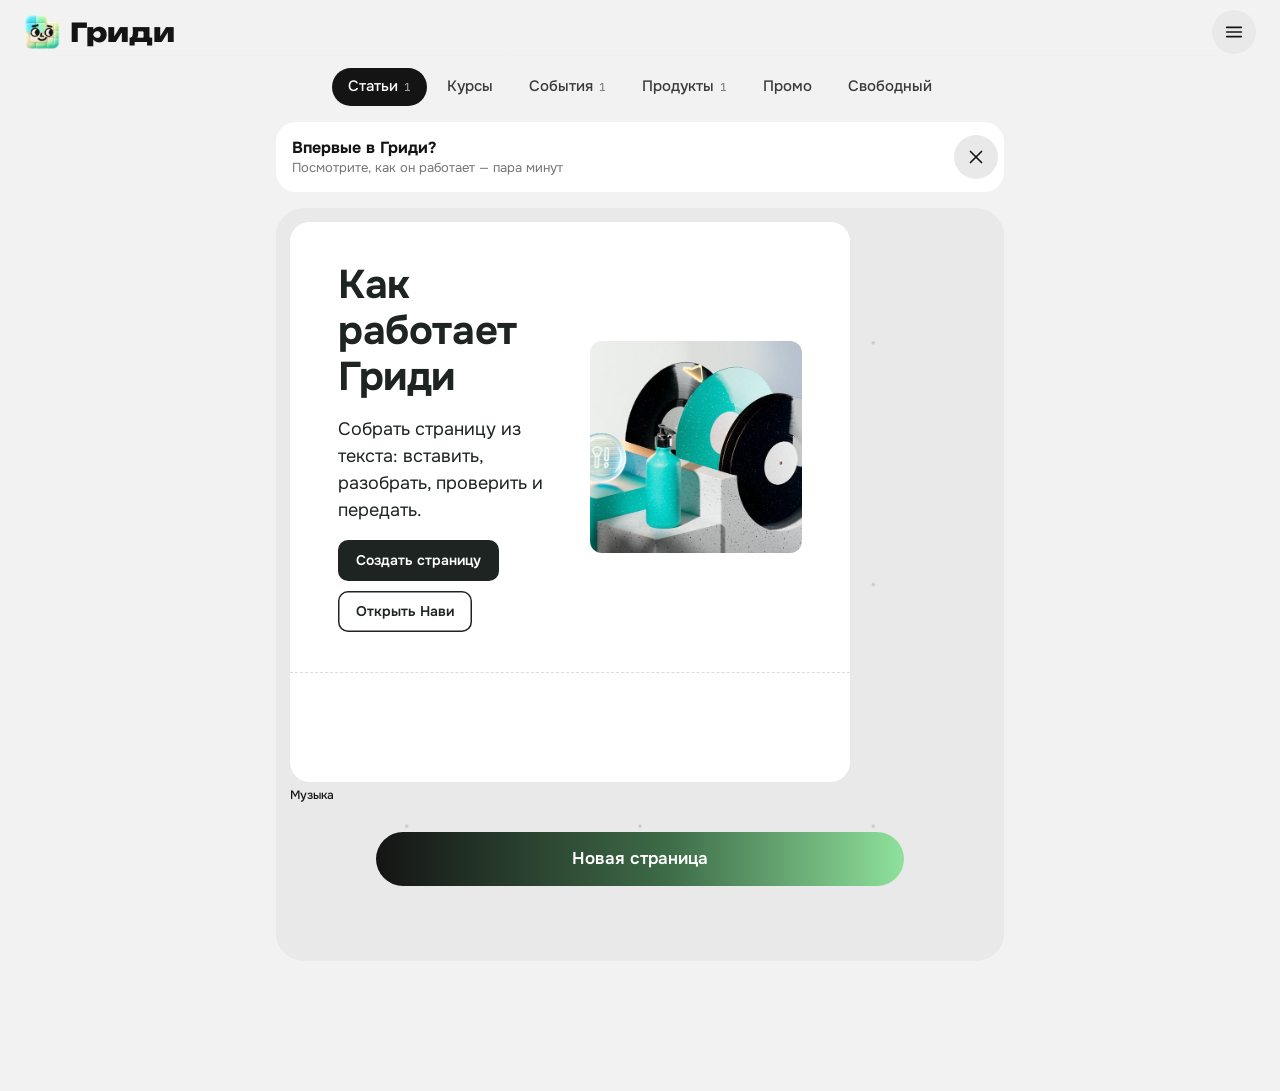
<file: index.html>
<!doctype html>
<html lang="ru">
<head>
<meta charset="utf-8">
<meta name="viewport" content="width=device-width,initial-scale=1,viewport-fit=cover">
<title>Гриди</title>
<meta name="description" content="Гриди: текст как заметка — страница из готовых шаблонов.">
<link rel="icon" href="data:image/svg+xml,%3Csvg xmlns='http://www.w3.org/2000/svg' viewBox='0 0 22 22'%3E%3Crect width='10' height='10' rx='3' fill='%2317201B'/%3E%3Crect x='12' width='10' height='10' rx='3' fill='%238FE19C'/%3E%3Crect y='12' width='10' height='10' rx='3' fill='%2317201B'/%3E%3Crect x='12' y='12' width='10' height='10' rx='3' fill='%2317201B'/%3E%3C/svg%3E">
<link rel="preconnect" href="https://fonts.googleapis.com">
<link rel="preconnect" href="https://fonts.gstatic.com" crossorigin>
<link href="https://fonts.googleapis.com/css2?family=Onest:wght@400;500;600;700;800&family=JetBrains+Mono:wght@400;500&family=Unbounded:wght@700;800&display=swap" rel="stylesheet">
<link rel="stylesheet" href="app/css/m.css">
<link rel="stylesheet" href="app/css/lib.css">
</head>
<body>
<div id="app"></div>

<script src="app/js/core.js"></script>
<script src="app/js/logo.js"></script>
<script src="library/rules.js"></script>
<script src="library/settings.js"></script>
<script src="library/scenarios.js"></script>
<script src="library/templates.js"></script>
<script src="library/prompts.js"></script>
<script src="library/icons.js"></script>
<script src="library/examples.js"></script>
<script src="app/js/match.js"></script>
<script src="app/js/llm.js"></script>
<script src="app/js/wire.js"></script>
<script src="app/js/export.js"></script>
<script src="app/js/libview.js"></script>
<script src="app/js/lib.js"></script>
<script src="app/js/ctor.js"></script>
<script src="app/js/m.js"></script>
<script src="app/vendor/jszip.min.js" defer></script>
</body>
</html>
</file>
<file: app/css/m.css>
/* Гриди — мобильный интерфейс.
   Стиль: нейтральный светлый фон, белые предметы с крупным скруглением, пилюли,
   цвет — только смыслом (зелёный — Гриди и «готово», оранжевый — выбранное и замечание),
   гротеск для текста, моноширинный — для служебного (знаки, счётчики, метки). */
:root{
  --bg:#f2f2f2;--card:#fff;--soft:#e9e9e9;--soft2:#dedede;--line:#e3e3e3;
  --ink:#141414;--ink2:#3a3a3a;--mute:#757575;
  --acc:#8fe19c;--acc-ink:#1f7a35;--acc-soft:#dcf5e0;
  --sel:#ff8a3d;--sel-soft:#ffe9da;
  --bad:#c0362c;
  --err-bg:#f6dfe1;--warn-bg:#f5e6dc;--info-bg:#dfe7f1;--des-bg:#ececec;
  --grad:linear-gradient(90deg,#141414 0%,#3d6b47 55%,#8fe19c 100%);
  --ui:"Onest",system-ui,-apple-system,"Segoe UI",sans-serif;
  --mono:"JetBrains Mono",ui-monospace,"SF Mono",Menlo,monospace;
  --r1:12px;--r2:20px;--r3:28px;
  --ease:cubic-bezier(.2,.8,.2,1);--spring:cubic-bezier(.34,1.4,.5,1);
  --safe-b:env(safe-area-inset-bottom,0px);--safe-t:env(safe-area-inset-top,0px);
  --z-dock:20;--z-hd:30;--z-pv:50;--z-sh:60;--z-busy:80;--z-toast:90;
}
*{box-sizing:border-box}
html,body{margin:0;background:var(--bg);color:var(--ink);font:16px/1.45 var(--ui);-webkit-text-size-adjust:100%;-webkit-font-smoothing:antialiased}
body.noscroll{overflow:hidden}
button{font:inherit;color:inherit;background:none;border:0;padding:0;cursor:pointer;-webkit-tap-highlight-color:transparent}
svg{width:22px;height:22px;fill:none;stroke:currentColor;stroke-width:1.8;stroke-linecap:round;stroke-linejoin:round;flex:none}
:focus-visible{outline:2px solid var(--sel);outline-offset:2px}
#app{min-height:100dvh;position:relative}
.mono,.ttl small,.tc-s,.lbl,.badge,.nb-line,.nb-m,.ln::before,.hfield small{font-family:var(--mono)}
.hint{color:var(--mute);font-size:14px;margin:8px 0;text-wrap:pretty}
.center{text-align:center;justify-content:center}
[hidden]{display:none!important}

.ib,.pill,.chip,.tl,.bs-a,.tc,.row,.seg button,.tabs button{transition:transform .14s var(--ease),background-color .14s,opacity .14s}
.ib:active,.pill:active,.chip:active,.bs-a:active,.seg button:active,.tabs button:active{transform:scale(.97)}
.tl:active,.tc:active{opacity:.75}
.row:active{opacity:.7}

/* шапка */
.hd{position:sticky;top:0;z-index:var(--z-hd);display:flex;align-items:center;gap:8px;padding:calc(10px + var(--safe-t)) 16px 10px;background:var(--bg)}
.logo{display:flex;align-items:center;gap:10px;font:800 26px/1 Unbounded,var(--ui);flex:1}
.lg-mark{width:36px;height:36px;object-fit:contain}
.ib{display:inline-flex;align-items:center;justify-content:center;min-width:40px;height:40px;border-radius:50%;position:relative}
.ib.round{width:44px;height:44px;background:var(--soft)}
.ib.dark{background:var(--ink);color:#fff}
.ib.ok{background:var(--grad);color:#fff;width:44px;height:44px}
.badge{position:absolute;top:-4px;right:-4px;min-width:20px;height:20px;padding:0 5px;border-radius:10px;background:var(--sel);color:#fff;font-size:11px;line-height:20px;font-weight:500;text-align:center}
.ttl{flex:1;min-width:0;display:flex;flex-direction:column;align-items:flex-start;text-align:left;padding:0 4px}
.ttl b{font-weight:700;font-size:17px;max-width:100%;white-space:nowrap;overflow:hidden;text-overflow:ellipsis}
.ttl small{color:var(--mute);font-size:12px}
.hd-edit{display:none;flex:1;align-items:center;gap:8px;min-width:0}
.hd.editing>:not(.hd-edit){display:none}
.hd.editing .hd-edit{display:flex}
@keyframes hdIn{from{opacity:0;transform:translateY(-4px)}}
.hfield{flex:1;min-width:0;min-height:44px;border-radius:22px;background:var(--card);display:flex;flex-direction:column;justify-content:center;padding:0 16px;overflow:hidden}
.hfield b{font-size:15px;font-weight:600;white-space:nowrap;overflow:hidden;text-overflow:ellipsis}
.hfield small{font-size:11px;color:var(--mute)}.hfield small.bad{color:var(--sel)}
.hfield:has(.fmt:not([hidden])){padding:0 4px}
.hfield:has(.fmt:not([hidden]))>:not(.fmt){display:none}

/* пилюли и чипы */
.pill{display:inline-flex;align-items:center;justify-content:center;gap:8px;height:54px;padding:0 24px;border-radius:27px;background:var(--soft);font-weight:600;font-size:17px;text-decoration:none;color:var(--ink)}
.pill.sm{height:38px;padding:0 16px;font-size:14px;border-radius:19px}
.pill.pri{background:var(--ink);color:#fff}
.pill.grad{background:var(--grad);color:#fff}
.pill.ghost{background:var(--card)}
.pill.wide{width:100%}
.pill.file{position:relative;overflow:hidden}.pill.file input{position:absolute;inset:0;opacity:0}
.pill:disabled{opacity:.35}
.chips{display:flex;flex-wrap:wrap;gap:8px;margin:8px 0}
.chip{display:inline-flex;align-items:center;gap:6px;height:40px;padding:0 16px;border-radius:20px;background:var(--card);font-size:15px;font-weight:500;white-space:nowrap}
.sh .chip{background:var(--bg)}
.chip.on{background:var(--ink);color:#fff}
.dock{position:fixed;left:0;right:0;bottom:0;z-index:var(--z-dock);padding:12px 16px calc(14px + var(--safe-b));max-width:560px;margin:0 auto;pointer-events:none}
.dock>*{pointer-events:auto}


/* островок: Текст ↔ Шаблоны + новый блок */
.float{display:flex;align-items:center;gap:4px;width:max-content;margin:0 auto;background:var(--card);border-radius:30px;padding:5px;box-shadow:0 10px 30px rgba(0,0,0,.12)}
.seg{display:inline-flex;position:relative;background:var(--soft);border-radius:24px;padding:3px}
.seg button{position:relative;z-index:1;height:42px;min-width:54px;padding:0 14px;border-radius:21px;display:inline-flex;align-items:center;justify-content:center;color:var(--mute)}
.seg button.on{background:var(--card);color:var(--ink)}
.seg.wide{display:flex}.seg.wide button{flex:1}
.seg.slide{background:transparent;padding:0}
.seg.slide::before{content:"";position:absolute;top:0;left:0;width:54px;height:44px;border-radius:22px;background:var(--ink);transition:transform .18s var(--ease)}
.seg.slide.r::before{transform:translateX(54px)}
.seg.slide button{height:44px;width:54px;min-width:0;padding:0;background:transparent!important;color:var(--mute);transition:color .2s}
.seg.slide:not(.r) button[data-m=note],.seg.slide.r button[data-m=page]{color:#fff}
.float>.ib{width:48px;height:44px;border-radius:22px}

/* главная */
.tabs{position:sticky;top:calc(64px + var(--safe-t));z-index:var(--z-hd);display:flex;gap:4px;overflow-x:auto;padding:4px 16px 10px;scrollbar-width:none;background:var(--bg)}
.tabs::-webkit-scrollbar{display:none}
.tabs button{flex:none;height:38px;padding:0 16px;border-radius:19px;font-weight:500;font-size:15px;color:var(--ink2)}
.tabs button.on{background:var(--ink);color:#fff}
.home{padding:6px 16px 130px}
.grid{display:grid;grid-template-columns:repeat(3,minmax(0,1fr));gap:14px 12px;padding:14px;border-radius:var(--r3);background:radial-gradient(circle,#c4c4c4 1.4px,transparent 1.7px) 0 0/33.333% 33.333%,var(--soft);background-origin:content-box}
.tl{display:flex;flex-direction:column;gap:6px;min-width:0;text-align:left}
.tl-pv,.tl-empty,.tl-slot{aspect-ratio:1;border-radius:var(--r2);overflow:hidden;background:var(--card)}
.tl-pv .wf-page{width:560px;transform:scale(var(--k,.2));transform-origin:0 0;pointer-events:none}
.tl-empty{display:flex;align-items:flex-end;padding:10px;font-size:11px;line-height:1.3;color:var(--mute)}
.tl-n{font-size:12px;font-weight:500;line-height:1.25;display:-webkit-box;-webkit-line-clamp:2;-webkit-box-orient:vertical;overflow:hidden}
.tl-slot{background:transparent}
.home .chips{margin-top:12px}

/* черновик */
.draft{display:block;width:100%;min-height:calc(100dvh - 170px);border:0;background:transparent;resize:none;padding:8px 20px 120px;font:inherit;font-size:18px;line-height:1.5;color:var(--ink);outline:none}
.draft::placeholder{color:#a3a3a3}

/* заметки */
.note{padding:4px 0 200px}
.nb{position:relative;padding:0 16px 0 52px}
.nb-line{display:flex;align-items:center;gap:8px;width:calc(100% + 36px);margin:18px 0 6px -36px;height:28px;color:var(--acc-ink);font-size:11px;font-weight:500;text-transform:uppercase;letter-spacing:.04em}
.nb-line::before{content:'';width:12px;height:12px;border-radius:4px;background:var(--acc);flex:none}
.nb-line.warn::before{background:var(--sel)}
.nb-line span{flex:none}
.nb-line::after{content:'';flex:1;height:1.5px;background:var(--acc);opacity:.5}
.nb:first-child .nb-line{margin-top:6px}
.nb-m{flex:none;order:3;text-transform:none;letter-spacing:0;color:var(--mute);font-size:11px;background:var(--card);padding:2px 8px;border-radius:8px}
.ed{outline:none;min-height:28px;caret-color:var(--acc-ink);font-size:17px}
.ln{position:relative;padding:2px 6px;margin:0 -6px;min-height:1.5em;word-wrap:break-word;border-radius:8px;transition:background-color .15s}
.ln.cur{background:var(--acc-soft)}
.ln::before{content:attr(data-g);position:absolute;left:-30px;top:5px;width:26px;text-align:center;font-size:10px;line-height:16px;color:var(--mute);border-radius:6px}
.ln:not([data-g=""])::before{background:var(--card)}
.ln[data-k=h1]{font-size:30px;font-weight:800;line-height:1.12;padding-block:4px;text-wrap:balance}.ln[data-k=h1]::before{top:11px}
.ln[data-k=h2]{font-size:23px;font-weight:700;line-height:1.2;padding-block:6px 2px;text-wrap:balance}.ln[data-k=h2]::before{top:10px}
.ln[data-k=h3],.ln[data-k=h4]{font-size:18px;font-weight:700}
.ln[data-k=meta]{color:var(--mute);font-size:14px;font-family:var(--mono)}
.ln[data-k=li]{padding-left:22px}
.ln[data-k=li]::after{content:'';position:absolute;left:8px;top:.72em;width:6px;height:6px;border-radius:50%;background:var(--ink)}
.ln[data-k=btn]{display:block;width:max-content;max-width:100%;margin:6px 0;padding:6px 14px;border-radius:16px;background:var(--ink);color:#fff;font-weight:600;font-size:15px}
.ln[data-k=img]{color:var(--mute);background:var(--card);border-radius:var(--r1);padding:12px;margin:6px 0;font-size:14px}
.ln[data-k=img]::before{top:13px}

/* роли строки — в шапке */
.fmt{min-width:0;width:100%}
.fmt-row{display:flex;gap:2px;overflow-x:auto;scrollbar-width:none;padding:3px 0}
.fmt-row::-webkit-scrollbar{display:none}
.fmt button{flex:none;display:flex;align-items:center;gap:6px;height:38px;padding:0 12px;border-radius:19px;font-size:13px;font-weight:500;color:var(--ink2)}
.fmt button i{font:600 13px/1 var(--mono);font-style:normal;display:flex}
.fmt button i svg{width:16px;height:16px}
.fmt button.on{background:var(--ink);color:#fff}
.fmt button[data-k=p] span{display:none}

/* страница в шаблонах */
.cv{padding:6px 12px 140px;display:flex;flex-direction:column;gap:8px}
.cb{position:relative;background:var(--card);border-radius:var(--r2);overflow:hidden;box-shadow:inset 0 0 0 2.5px transparent;cursor:pointer;transition:box-shadow .18s,transform .18s var(--ease)}

.cb .wf-page{pointer-events:none}
.cb.sel{box-shadow:inset 0 0 0 2.5px var(--sel)}

.cb.warn::after{content:'';position:absolute;top:12px;right:12px;width:9px;height:9px;border-radius:50%;background:var(--sel)}
.wf-row-next>section{padding-top:0!important}
.wf-bg{display:grid}.wf-bg>*{grid-area:1/1}
.wf-bg .wf-media{aspect-ratio:auto!important;height:100%}
.wf-bg .wf-media img{width:100%;height:100%;object-fit:cover}
.wf-bg-text{position:relative!important;inset:auto!important;align-self:end;padding-top:90px!important}

/* шторки */
.sh-wrap{position:fixed;inset:0;z-index:var(--z-sh)}
.sh-dim{position:absolute;inset:0;background:rgba(20,20,20,.28);opacity:0;transition:opacity .24s var(--ease)}
.sh-wrap:has(.sh.block) .sh-dim{background:rgba(20,20,20,.08)}
.sh{position:absolute;left:0;right:0;bottom:0;max-width:560px;margin:0 auto;max-height:62dvh;display:flex;flex-direction:column;background:var(--card);border-radius:var(--r3) var(--r3) 0 0;transform:translateY(100%);transition:transform .22s var(--ease),max-height .22s var(--ease),height .22s var(--ease);padding-bottom:var(--safe-b);box-shadow:0 -10px 40px rgba(0,0,0,.08)}
.sh.full{max-height:92dvh;height:92dvh}
.sh.drag{transition:none}
.sh-wrap.on .sh-dim{opacity:1}.sh-wrap.on .sh{transform:none}
.sh-grab{height:26px;flex:none;display:flex;justify-content:center;align-items:center;touch-action:none;cursor:grab}
.sh-grab::before{content:'';width:40px;height:5px;border-radius:3px;background:var(--soft2)}
.sh-h{display:flex;align-items:center;justify-content:space-between;gap:10px;padding:0 16px 10px;touch-action:none;cursor:grab}
.sh-h h2{margin:0;font-size:21px;font-weight:700;text-wrap:balance}
.sh-h .sub{margin:4px 0 0;color:var(--mute);font-size:14px}
.ts-field{flex:1;min-width:0;min-height:44px;display:flex;align-items:center}
.ts-field:has(.fmt:not([hidden])){background:var(--bg);border-radius:22px;padding:0 4px}
.ts-field:has(.fmt:not([hidden])) h2{display:none}
.sh-b{flex:1;overflow-y:auto;padding:0 16px 16px;-webkit-overflow-scrolling:touch;overscroll-behavior:contain}
.sh-f{padding:8px 16px 14px}
.lbl{display:block;margin:20px 0 8px;font-size:11px;font-weight:500;color:var(--mute);text-transform:uppercase;letter-spacing:.04em}
.in,.ta{width:100%;border:0;border-radius:var(--r1);padding:13px 14px;font:inherit;background:var(--bg);color:var(--ink)}
.ta{resize:vertical}
.list{display:flex;flex-direction:column;gap:2px;border-radius:var(--r2);overflow:hidden}
.row{display:flex;flex-direction:column;align-items:flex-start;text-align:left;padding:15px 18px;background:var(--card);font-weight:600}
.sh .row{background:var(--bg)}
.row small{color:var(--mute);font-weight:400;font-size:13px;margin-top:2px}
.row.danger{color:var(--bad)}
.steps{margin:0;padding-left:20px;display:flex;flex-direction:column;gap:12px}
.ed.solo{min-height:40dvh;padding:4px 0 120px 36px}

/* шторка блока: действия + каталог шаблонов */
.bs-h{display:grid;grid-template-columns:repeat(4,1fr);gap:6px;padding:0 12px 6px}
.bs-a{display:flex;flex-direction:column;align-items:center;gap:4px;padding:10px 4px;border-radius:var(--r2);background:var(--bg);font-size:12px;font-weight:500}
.bs-a svg{width:20px;height:20px}.bs-a:disabled{opacity:.35}
.tgrid{display:grid;grid-template-columns:repeat(2,minmax(0,1fr));gap:12px}
.tc{display:flex;flex-direction:column;align-items:flex-start;text-align:left;gap:2px;min-width:0}
.tc-pv{width:100%;aspect-ratio:4/3;overflow:hidden;border-radius:var(--r2);background:var(--card);box-shadow:inset 0 0 0 1.5px var(--line);position:relative;transition:box-shadow .18s}
.tc.on .tc-pv{box-shadow:inset 0 0 0 2.5px var(--sel)}
.tc-pv .wf-page{width:560px;transform:scale(var(--k,.3));transform-origin:0 0;pointer-events:none}
.tc-n{display:flex;align-items:center;gap:5px;font-size:14px;font-weight:600;margin-top:6px}
.tc-n i{display:inline-flex;width:18px;height:18px;border-radius:50%;background:var(--sel);color:#fff;align-items:center;justify-content:center}
.tc-n i svg{width:12px;height:12px;stroke-width:2.8}
.tc-s{font-size:11px;color:var(--mute);line-height:1.35}
.tc-w{font-size:12px;color:var(--sel);font-weight:500}

/* замечания и выгрузка */
.checks{display:flex;flex-direction:column;gap:8px}
.ck{display:flex;align-items:flex-start;gap:8px;border-radius:var(--r2);padding:16px 12px 16px 20px}
.ck-error{background:var(--err-bg)}.ck-warn{background:var(--warn-bg)}.ck-info{background:var(--info-bg)}.ck-design{background:var(--des-bg)}
.ck-t{flex:1;text-align:left;font-weight:500;font-size:15px;line-height:1.35;text-wrap:pretty}
.ck-t .mono{display:block;font-size:12px;font-weight:400;color:var(--mute);margin-top:2px}
.ck-x{flex:none;color:#6e6e6e;display:flex;padding:0 4px}.ck-x svg{width:20px;height:20px}
.ok-note{display:flex;align-items:center;gap:8px;padding:16px 20px;border-radius:var(--r2);background:var(--acc-soft);color:var(--acc-ink);font-weight:600;margin:4px 0}
.pv{position:fixed;inset:0;z-index:var(--z-pv);background:var(--bg);overflow-y:auto;-webkit-overflow-scrolling:touch}

.pv-b{max-width:560px;margin:0 auto 40px;background:var(--card);border-radius:var(--r2);overflow:hidden}
.ex-b{max-width:560px;margin:0 auto;padding:0 16px 140px}
.ex-b>.lbl:first-child{margin-top:4px}

/* статусы */
.toasts{position:fixed;left:16px;right:16px;top:calc(12px + var(--safe-t));z-index:var(--z-toast);display:flex;flex-direction:column;gap:6px;align-items:center;pointer-events:none}
.toast{max-width:520px;background:var(--ink);color:#fff;padding:12px 18px;border-radius:22px;font-size:14px;box-shadow:0 10px 30px rgba(0,0,0,.18);animation:tIn .16s var(--ease)}
@keyframes tIn{from{opacity:0;transform:translateY(-8px) scale(.97)}}
.busy{position:fixed;left:16px;right:16px;bottom:calc(90px + var(--safe-b));z-index:var(--z-busy);max-width:528px;margin:0 auto;display:flex;align-items:center;gap:12px;background:var(--ink);color:#fff;padding:12px 12px 12px 18px;border-radius:26px}
.busy .bt{flex:1;display:flex;flex-direction:column}.busy small{opacity:.7;font-size:13px;font-family:var(--mono)}
.busy .pill{background:rgba(255,255,255,.12);color:#fff}
.spin{width:20px;height:20px;border-radius:50%;border:2.5px solid rgba(255,255,255,.25);border-top-color:var(--acc);animation:sp 1s linear infinite}
@keyframes sp{to{transform:rotate(360deg)}}


/* номер блока */
.bn{position:absolute;top:10px;left:10px;z-index:2;min-width:22px;height:22px;padding:0 6px;border-radius:11px;background:var(--bg);color:var(--mute);font:500 11px/22px var(--mono);text-align:center}
.nb-line .bn{position:static;background:var(--card);order:-1;margin-right:-2px}
.nb-line:has(.bn)::before{display:none}
.nb-line.warn .bn{background:var(--sel);color:#fff}
/* вкладки со счётчиком */
.tabs button i{font:500 11px/1 var(--mono);font-style:normal;margin-left:6px;opacity:.6}
/* выбор блока: остальные приглушены, страница доступна */
body.picking .cb{transition:opacity .15s}
body.picking .cb:not(.sel){opacity:.4}
.sh-wrap.free{pointer-events:none}.sh-wrap.free .sh{pointer-events:auto}.sh-wrap.free .sh-dim{display:none}
.sh-in{display:flex;flex-direction:column;min-height:0;flex:1}
.sh.full{max-height:100dvh;height:100dvh;border-radius:0;padding-top:var(--safe-t);z-index:2}
.sh-wrap:has(.sh.full){z-index:calc(var(--z-sh) + 5)}
.sh-h .sub.bad{color:var(--sel)}
.bs-h{grid-template-columns:repeat(5,1fr)}
.chip:disabled{opacity:.4}
.chip.hot{background:var(--sel);color:#fff}
.chip i{font:500 11px/1 var(--mono);font-style:normal;background:rgba(255,255,255,.3);padding:3px 6px;border-radius:8px}
.chip svg{width:16px;height:16px}
.more-tpl{display:block;width:100%;margin-top:14px;padding:12px;border-radius:var(--r2);background:var(--bg);color:var(--mute);font-size:13px}
.tc.dim .tc-pv{opacity:.55}
.tc-why{font-size:11px;color:var(--mute);line-height:1.3}
.add{padding:20px 4px 0}.note .add{padding:20px 16px 0}
.add .chips{gap:6px}
/* картинки */
.imgs{display:flex;flex-direction:column;gap:14px}
.im{display:flex;gap:12px;align-items:flex-start}
.im-pv{width:96px;flex:none;max-width:100%;border-radius:var(--r1);background:var(--bg);overflow:hidden;display:flex;align-items:center;justify-content:center;color:var(--mute);font-size:11px}
.im-pv img{width:100%;height:100%;object-fit:cover}
.im-b{flex:1;min-width:0;display:flex;flex-direction:column;gap:2px}.im-b small{color:var(--mute);font-size:13px}
.im-b .chip{height:34px;padding:0 12px;font-size:13px}
/* выгрузка */
.ck-t .mono{display:block;font-size:11px;color:var(--mute);margin:0 0 3px}
.ck-act{display:flex;gap:6px;margin-top:10px}
.ck-act .pill{height:34px;padding:0 14px;font-size:13px}
.ck .ck-act .pill:not(.pri){background:rgba(255,255,255,.7)}
/* набор текста: шапка держится у верхнего края видимой области */

@media (prefers-reduced-motion:reduce){*{animation:none!important;transition:none!important}}
/* обводка выбранного — поверх содержимого блока */
.cb::before{content:'';position:absolute;inset:0;border-radius:inherit;box-shadow:inset 0 0 0 2.5px var(--sel);opacity:0;pointer-events:none;z-index:3;transition:opacity .15s}
.cb.sel::before{opacity:1}
.cb.sel{box-shadow:none}

/* оболочка редактора: окно не прокручивается; шапка сверху, прокручивается только страница */
body.shell{overflow:hidden;height:100%;position:fixed;inset:0;width:100%}
body.shell #app{position:fixed;left:0;right:0;top:0;height:var(--vh,100dvh);transform:translateY(var(--vt,0px));min-height:0;display:flex;flex-direction:column;overflow:hidden}
body.shell #eHd{position:relative;flex:none}
body.shell #eMain{flex:1;min-height:0;overflow-y:auto;-webkit-overflow-scrolling:touch;overscroll-behavior:contain}

/* превью: Нави в рамке устройства, три ширины */
.pvn{display:flex;flex-direction:column;overflow:hidden}

.pvn .seg button{min-width:44px;padding:0 10px}
.pvn-stage{flex:1;min-height:0;display:flex;justify-content:center;padding:12px;overflow:hidden}
.pvn-dev{flex:none;transform-origin:top center;background:var(--card);border-radius:var(--r2);overflow:hidden;box-shadow:0 0 0 1px var(--line),0 12px 40px rgba(0,0,0,.08);transition:width .2s var(--ease)}
.pvn-dev iframe{width:100%;height:100%;border:0;display:block}

/* десктоп: шторки становятся панелью справа и модалками */
@media (min-width:900px){
  #app{max-width:none}
  .hd{padding-inline:24px}
  #eMain .cv,#eMain .note{max-width:760px;margin:0 auto}
  .home{max-width:1100px;margin:0 auto}.tabs{justify-content:center}
  .grid{grid-template-columns:repeat(5,minmax(0,1fr))}
  .dock{max-width:560px}
  .sh-grab{display:none}
  .sh-h{cursor:default;padding-top:18px}
  /* модалки по центру */
  .sh-wrap:not(.free) .sh{max-width:none;left:50%;right:auto;top:50%;bottom:auto;width:min(560px,calc(100vw - 48px));max-height:min(80dvh,720px);height:auto;border-radius:var(--r3);transform:translate(-50%,-47%);opacity:0;transition:transform .2s var(--ease),opacity .2s var(--ease);padding-bottom:12px}
  .sh-wrap.on:not(.free) .sh{transform:translate(-50%,-50%);opacity:1}
  .sh-wrap:not(.free) .sh.full{height:min(86dvh,860px);max-height:none}
  /* панель блока справа, страница рядом остаётся рабочей */
  .sh-wrap.free .sh{left:auto;right:16px;top:84px;bottom:16px;width:380px;max-height:none;height:auto;border-radius:var(--r3);transform:translateX(calc(100% + 24px));box-shadow:0 10px 40px rgba(0,0,0,.1)}
  .sh-wrap.free.on .sh{transform:none}
  body.picking #eMain .cv{margin-left:max(24px,calc((100% - 760px) / 2 - 200px))}
  /* каталог шаблонов — большая модалка */
  .sh-wrap.free .sh.full{left:50%;right:auto;top:50%;bottom:auto;width:min(1040px,calc(100vw - 48px));max-width:none;height:min(88dvh,900px);transform:translate(-50%,-50%);border-radius:var(--r3)}
  .sh-wrap.free:has(.sh.full){pointer-events:auto}
  .sh-wrap.free:has(.sh.full) .sh-dim{display:block;opacity:1}
  .sh.full .tgrid{grid-template-columns:repeat(4,minmax(0,1fr))}
  .more-tpl{color:var(--ink)}
  .ex-b{max-width:760px}
}

/* все шапки — во всю ширину экрана, содержимое — колонкой по центру */
.hd{width:100%;max-width:none;margin:0}
.home,.cv,.note,.ex-b,.draft{max-width:760px;margin-inline:auto}
.pv-b{max-width:760px}
/* выбранный блок: нейтральная обводка; с замечанием — цвет замечания */
.cb.sel::before{box-shadow:inset 0 0 0 2.5px var(--ink)}
.cb.sel.warn::before{box-shadow:inset 0 0 0 2.5px var(--sel)}
/* панель выбранного блока — поверх страницы, как островок */
.selbar{width:fit-content;max-width:100%;margin:0 auto;background:var(--card);border-radius:28px;box-shadow:0 10px 34px rgba(0,0,0,.14);padding:8px;display:flex;flex-direction:column;gap:6px;animation:sbIn .16s var(--ease)}
@keyframes sbIn{from{opacity:0;transform:translateY(8px)}}
.sb-chips{display:flex;gap:6px;overflow-x:auto;scrollbar-width:none;padding:0 2px}
.sb-chips::-webkit-scrollbar{display:none}
.sb-chips .chip{flex:none;height:34px;padding:0 14px;font-size:13px;background:var(--bg)}
.sb-chips .chip.hot{background:var(--sel);color:#fff}
.sb-acts{display:grid;grid-template-columns:repeat(var(--n,6),minmax(0,64px));justify-content:center;gap:2px}

.sb-acts button{display:flex;flex-direction:column;align-items:center;gap:2px;padding:6px 2px;border-radius:16px;font-size:11px;font-weight:500;color:var(--ink2)}
.sb-acts button:active{background:var(--bg)}
.sb-acts button:disabled{opacity:.3}
.sb-acts svg{width:20px;height:20px}
/* каталог шаблонов */
.cat-tabs{display:flex;gap:6px;overflow-x:auto;scrollbar-width:none;padding:0 16px 12px;flex:none}
.cat-tabs::-webkit-scrollbar{display:none}
.cat-tabs .chip{flex:none;height:36px;font-size:14px;background:var(--bg)}
.cat-tabs .chip.on{background:var(--ink);color:#fff}
.cat-tabs .chip i{background:transparent;padding:0;opacity:.6}
.tc-pv{position:relative}
.tc-ok{position:absolute;top:8px;right:8px;width:26px;height:26px;border-radius:50%;background:var(--grad);color:#fff;display:flex;align-items:center;justify-content:center}
.tc-ok svg{width:15px;height:15px;stroke-width:2.6}
.tc.on .tc-pv{box-shadow:inset 0 0 0 2.5px var(--ink)}
.tc-v{font-size:12px;font-weight:500;color:var(--acc-ink)}.tc-v.bad{color:var(--sel)}
.sh.cat .sh-h{cursor:default}
@media (min-width:900px){
  body.picking #eMain .cv{margin-left:auto}
  .sh.cat .tgrid{grid-template-columns:repeat(4,minmax(0,1fr))}
}
@media (min-width:900px){ .sh-wrap:not(.free) .sh.cat{width:min(1040px,calc(100vw - 48px));height:min(88dvh,900px)} }
/* пустые состояния */
.es{display:flex;flex-direction:column;align-items:center;text-align:center;gap:6px;padding:28px 20px;margin:8px 0;border-radius:var(--r2);background:var(--card);border:1.5px dashed var(--line)}
.es b{display:flex;align-items:center;gap:6px;font-size:16px;font-weight:700;text-wrap:balance}
.es p{margin:0;max-width:34ch;color:var(--mute);font-size:14px;text-wrap:pretty}
.es-a{display:flex;flex-wrap:wrap;justify-content:center;gap:6px;margin-top:8px}
.es.ok{background:var(--acc-soft);border-color:transparent}.es.ok b{color:var(--acc-ink)}.es.ok svg{width:18px;height:18px}
.home .es{margin-top:16px}
.cb .es,.wf-page .es{margin:10px;background:var(--bg)}
.sb-acts button.soft{opacity:.45}


/* в редакторе док — часть оболочки: он всегда над клавиатурой */
body.shell #eDock{position:relative;flex:none;left:auto;right:auto;bottom:auto;max-width:none;padding:8px 16px calc(10px + var(--safe-b));pointer-events:auto}
body.shell #eDock>#eDockMain{max-width:560px;margin:0 auto}
#eDock .fmt{display:none}
#eDock.typing #eDockMain{display:none}
#eDock.typing .fmt:not([hidden]){display:block}
.fmt-in{display:flex;align-items:center;gap:6px;max-width:760px;margin:0 auto;background:var(--card);border-radius:28px;padding:5px 5px 5px 8px;box-shadow:0 10px 30px rgba(0,0,0,.12)}
.fmt-in .fmt-row{flex:1;min-width:0}
.fmt-in .ok{flex:none}
@media (min-width:900px){ body.picking #eMain .cv{margin-left:auto} }
.pvn-dev{transition:none}
#eDock .fmt{width:100%}
.fmt-in{width:100%;box-sizing:border-box}
#eDock,.fmt-in{min-width:0;max-width:100%}

/* панель ролей рядом со строкой */
.note{position:relative}
.fmt.float-fmt{position:absolute;left:12px;right:12px;z-index:6;width:auto;transition:top .12s var(--ease)}
.float-fmt .fmt-in{box-shadow:0 8px 28px rgba(0,0,0,.16)}

/* шапка и нижняя панель — поверх текста, с плавным градиентом и нарастающим размытием */
.hd{background:transparent!important;isolation:isolate}
.hd::before,.hd::after{content:'';position:absolute;left:0;right:0;top:0;pointer-events:none;z-index:-1}
.hd::before{height:calc(100% + 10px);background:linear-gradient(to bottom,var(--bg) 0%,var(--bg) 62%,color-mix(in srgb,var(--bg) 35%,transparent) 88%,transparent 100%)}
.hd::after{height:calc(100% + 10px);backdrop-filter:blur(8px);-webkit-backdrop-filter:blur(8px);-webkit-mask-image:linear-gradient(to bottom,#000 30%,transparent 100%);mask-image:linear-gradient(to bottom,#000 30%,transparent 100%)}
.tabs{background:transparent!important}
.tabs::before{content:'';position:absolute;inset:0 0 -20px;z-index:-1;background:linear-gradient(to bottom,var(--bg) 60%,transparent);pointer-events:none}
.tabs{isolation:isolate}
body.shell #eHd{position:absolute;top:0;left:0;right:0;z-index:var(--z-hd)}
body.shell #eMain{padding-top:calc(64px + var(--safe-t));padding-bottom:110px;scroll-padding-top:calc(72px + var(--safe-t))}
body.shell #eDock{position:absolute;left:0;right:0;bottom:0;z-index:var(--z-dock);padding:22px 16px calc(10px + var(--safe-b));isolation:isolate;pointer-events:none}
body.shell #eDock>*{pointer-events:auto}
.dock{isolation:isolate;padding-top:24px}
.pv .dock{position:fixed}
.cv,.note{padding-bottom:140px}
.ln[data-nolink]::after{content:'нет ссылки';position:static;display:inline-block;margin-left:8px;padding:1px 6px;border-radius:6px;background:var(--sel);color:#fff;font:500 10px/16px var(--mono);vertical-align:middle;width:auto;height:auto}

/* выбранный блок в режиме текста */
.nb.sel{background:var(--card);border-radius:18px;margin:0 8px;padding-right:8px;padding-left:44px;box-shadow:0 0 0 1.5px var(--acc)}
body.picking .nb:not(.sel){opacity:.45}
.row.on{font-weight:600}

.d-acts{display:flex;gap:8px;pointer-events:auto}.d-acts .wide{flex:1}

/* панель блока у самого блока */
.cv{position:relative}
.sel-float{position:absolute;left:0;right:0;z-index:8;display:flex;justify-content:center;padding:0 8px;pointer-events:none;transition:top .14s var(--ease)}
.sel-float .selbar{pointer-events:auto;width:auto;max-width:100%;margin:0}
.sel-float .selbar{width:fit-content}
.sel-float .sb-acts{width:max-content;max-width:100%}
.sel-float .sb-chips{width:0;min-width:100%}
#eDockMain .sb-acts{width:max-content;max-width:100%}#eDockMain .sb-chips{width:0;min-width:100%}
/* библиотека в новой навигации */
.tabs a{flex:none;display:inline-flex;align-items:center;height:38px;padding:0 16px;border-radius:19px;font-weight:500;font-size:15px;color:var(--ink2);text-decoration:none}
.tabs a.on{background:var(--ink);color:#fff}
.tabs a i{font:500 11px/1 var(--mono);font-style:normal;margin-left:6px;opacity:.6}
#lHd .ttl{display:flex;flex-direction:column;min-width:0}
#lHd a.ib{display:grid;place-items:center;color:inherit}
.lmain{padding:0 0 120px}
.lmain .libv .col{padding-top:8px}
.lmain .libv .head .h1{font-size:28px}
#lDock{display:flex;justify-content:center}
#lDock .pill{pointer-events:auto;max-width:420px}
.libv-layer{position:fixed;inset:0;z-index:200;background:transparent}
/* разбор: экран загрузки */
.ld{max-width:520px;margin:0 auto;padding:24px 20px 140px;display:flex;flex-direction:column;gap:16px}
.ld h2{font-size:22px;margin:0}
.ld-st{list-style:none;margin:0;padding:0;display:flex;flex-direction:column;gap:10px}
.ld-st li{display:flex;align-items:center;gap:10px;color:var(--mute);font-weight:500}
.ld-st li::before{content:'';width:14px;height:14px;border-radius:50%;border:2px solid currentColor;flex:none}
.ld-st li.on{color:var(--ink)}.ld-st li.on::before{border-color:var(--acc);border-right-color:transparent;animation:spin .8s linear infinite}
.ld-st li.done{color:var(--ink2)}.ld-st li.done::before{background:var(--acc);border-color:var(--acc)}
.ld-st small{font:500 12px var(--mono);color:var(--mute)}
.ld-man{display:flex;flex-direction:column;gap:10px;background:var(--card);border-radius:20px;padding:16px}
.ld-man p{margin:0}
.ld>#ldCancel{align-self:flex-start}
@keyframes spin{to{transform:rotate(360deg)}}
/* нижняя панель: действия блока слева, переключатель режимов справа */
#eDockMain{display:flex;align-items:flex-end;justify-content:center;gap:8px}
#eAct{min-width:0;flex:0 1 auto}
#eAct:empty{display:none}
#eSw{flex:none}
body.has-sel #eSw .float{box-shadow:0 10px 34px rgba(0,0,0,.14)}
.sb-note{margin:2px 6px 0;font-size:13px;line-height:1.35;color:var(--ink2);max-width:360px}
/* иконки */
.ic-row{flex-direction:row!important;align-items:center!important;gap:12px}
.ic-pv{width:40px;height:40px;border-radius:12px;background:var(--bg);display:grid;place-items:center;flex:none}
.ic-pv svg,.ic-cell svg{width:24px;height:24px}
.ic-grid{display:grid;grid-template-columns:repeat(auto-fill,minmax(52px,1fr));gap:6px}
.ic-cell{aspect-ratio:1;border-radius:14px;background:var(--card);display:grid;place-items:center}
.ic-cell:active{transform:scale(.95)}
/* выгрузка: статус, строки по блокам, подсказки отдельно */
.xs{border-radius:20px;padding:14px 16px;display:flex;flex-direction:column;gap:2px;margin:4px 0 8px}
.xs.ok{background:var(--acc-soft,#e2f7e5)}.xs.bad{background:#ffe7d6}
.xs b{font-size:17px}.xs small{color:var(--ink2);font-size:14px}
.xrs{display:flex;flex-direction:column;gap:2px;border-radius:20px;overflow:hidden}
.xr{background:var(--card);padding:12px 14px;display:flex;flex-direction:column;gap:8px}
.xr-t{display:flex;flex-direction:column;gap:2px;font-size:15px;line-height:1.35}
.xr-t .mono{font-size:11px;color:var(--mute);text-transform:uppercase;letter-spacing:.03em}
.xr-stop .xr-t .mono{color:var(--sel)}
.xr-a{display:flex;gap:6px;flex-wrap:wrap}.xr-a:empty{display:none}
.xh summary{cursor:pointer;list-style:none}.xh summary::-webkit-details-marker{display:none}
.xh summary::after{content:' ▾';color:var(--mute)}.xh[open] summary::after{content:' ▴'}
.xr-hint .xr-t{color:var(--ink2)}
#eAct .sb-acts{grid-template-columns:repeat(var(--n,5),auto);gap:2px}
#eAct .sb-acts button{padding:6px 8px;min-width:52px}
}

/* ===== 20.10: одна плашка внизу — действия блока | разделитель | Текст ↔ Шаблоны ===== */
#eDockMain{display:flex;justify-content:center}
.bar{display:flex;align-items:center;gap:2px;width:max-content;max-width:100%;margin:0 auto;background:var(--card);border-radius:30px;padding:5px;box-shadow:0 10px 30px rgba(0,0,0,.12)}
.bar #eAct{min-width:0;flex:0 1 auto;overflow-x:auto;scrollbar-width:none}
.bar #eAct::-webkit-scrollbar{display:none}
.bar-div{width:1.5px;height:26px;background:var(--line);margin:0 6px;flex:none}
#eAct:empty+.bar-div{display:none}
.sw .seg.slide{display:flex}
.bacts{display:flex;align-items:center;gap:2px;animation:sbIn .16s var(--ease)}
.bacts button{width:44px;height:44px;border-radius:22px;display:grid;place-items:center;color:var(--ink2);flex:none}
.bacts button:hover{background:var(--bg)}
.bacts button:active{background:var(--soft)}
.bacts button:disabled{opacity:.28}
.bacts button svg{width:22px;height:22px}
.bacts button[data-a=ai]{color:var(--acc-ink)}
.bacts button[data-a=ai].hot{background:var(--sel);color:#fff}
@media (max-width:400px){ .bacts button{width:40px} .bar-div{margin:0 3px} .seg.slide button{width:48px} .seg.slide::before{width:48px} .seg.slide.r::before{transform:translateX(48px)} }

/* название блока: номер; у выделенного — роль и замечание рядом */
.bn{display:inline-flex;align-items:center;gap:6px;width:auto;max-width:calc(100% - 20px);text-align:left}
.bn>span{flex:none}
.bn em{display:none;font-style:normal;min-width:0;overflow:hidden;text-overflow:ellipsis;white-space:nowrap}
.bn em i{font-style:normal}
.bn .bn-n{color:var(--sel);margin-left:6px}
.bn .bn-n::before{content:'· ';color:var(--mute)}
.cb.sel .bn{background:var(--ink);color:#fff;padding:0 10px}
.cb.sel .bn em{display:inline}
.cb.sel.warn .bn .bn-n{color:#ffc39e}
.nb-note{display:none;font-style:normal;text-transform:none;letter-spacing:0;color:var(--sel);min-width:0;overflow:hidden;text-overflow:ellipsis;white-space:nowrap;flex:0 1 auto}
.nb.sel .nb-note{display:inline}
.nb-line span{flex:none}

/* ИИ и «Ещё»: строки с иконкой */
.row.ic{flex-direction:row!important;align-items:center!important;gap:12px}
.row.ic>svg{color:var(--ink2)}
.row.ic.danger>svg{color:var(--bad)}
.row.hot b{color:var(--sel)}

/* выгрузка: градация */
.lbl.err{color:var(--bad)}
.xrs.red .xr{background:var(--err-bg)}
.xrs.red .xr-t .mono{color:var(--bad)}
.xr.go{cursor:pointer;flex-direction:row;align-items:center;gap:10px}
.xr.go .xr-t{flex:1;min-width:0}
.xr.go:hover{filter:brightness(.98)}
.xr .xr-a{flex:none}
.xr.sum .xr-t b{font-size:15px}.xr.sum .xr-t small{color:var(--ink2);font-size:13px}
.xr.sum.des{background:var(--des-bg)}
.xr.sum.lim{background:var(--warn-bg)}
.ib.sm{width:32px;height:32px;border-radius:16px;display:grid;place-items:center;color:var(--mute)}
.ib.sm svg{width:18px;height:18px}
.fixall{display:flex;flex-direction:column;gap:8px;pointer-events:auto}
.fixall .hint{margin:0;padding:10px 14px;border-radius:16px;background:var(--card);font-size:13px;line-height:1.35;color:var(--ink2);box-shadow:0 6px 20px rgba(0,0,0,.08)}

/* чистый лист */
.draft-hint{max-width:760px;margin:0 auto;padding:12px 20px 0;font-size:14px;line-height:1.45;color:var(--mute)}
.link{color:var(--acc-ink);font-weight:600;text-decoration:underline;text-underline-offset:3px}

/* название выделенного блока — над блоком, не поверх его заголовка */
.cb.sel{overflow:visible}
.cb.sel .bn{top:-11px;z-index:9;box-shadow:0 2px 8px rgba(0,0,0,.12)}
.ex:has(.fixall) .ex-b{padding-bottom:260px}

/* 20.10 вечер: иконки SDDS (заливкой), табы, градация выгрузки */
svg.sd{stroke:none}
svg.sd path{fill:currentColor}
.tabs{overflow-y:hidden;overscroll-behavior-x:contain;touch-action:pan-x}
.badge.red{background:var(--bad)}
.badge.orange,.badge.recs{background:var(--sel)}
.xs.red{background:var(--err-bg)}.xs.red b{color:var(--bad)}
.xs.orange,.xs.recs{background:var(--warn-bg)}
.xs.green{background:var(--acc-soft)}.xs.green b{color:var(--acc-ink)}
.lbl.warn{color:#b4561c}
.xrs.orange .xr{background:var(--warn-bg)}
.xrs.orange .xr-t .mono{color:#b4561c}
.xrs.red .xr.sum{background:var(--err-bg)}
.pv .hd .grow{flex:1}
.tlw{position:relative;display:flex;flex-direction:column}.tlw>.tl{flex:1}
.tl-del{position:absolute;top:8px;right:8px;width:32px;height:32px;background:var(--card);box-shadow:0 1px 4px rgba(0,0,0,.15);opacity:0;pointer-events:none;transition:opacity .14s}
@media (hover:hover){.tlw:hover .tl-del{opacity:1;pointer-events:auto}.tl-del:hover{color:var(--bad)}.row:hover{filter:brightness(.96)}}
.tl-del:focus-visible{opacity:1;pointer-events:auto}
a.row,label.row{color:inherit;text-decoration:none;cursor:pointer}.row.file input{display:none}.row.ic>span{display:flex;flex-direction:column}
.pill.danger{background:var(--bad);color:#fff}.sh-f .pill{flex:1}
.sh-f:has(#dYes){display:flex;gap:8px}
.hello{display:flex;align-items:center;gap:8px;margin:0 auto 16px;max-width:728px;padding:6px 6px 6px 16px;border-radius:var(--r2);background:var(--card)}
.hello-b{flex:1;display:flex;flex-direction:column;align-items:flex-start;text-align:left;padding:8px 0}.hello-b small{color:var(--mute);font-size:13px}
@media (hover:hover){.hello-b:hover b{text-decoration:underline}}
.memo{display:grid;grid-template-columns:auto 1fr;gap:10px 14px;align-items:baseline;margin-bottom:14px}.memo code{font:13px ui-monospace,Menlo,monospace;background:var(--bg);padding:4px 8px;border-radius:8px;white-space:nowrap}.memo span{font-size:14px}
@media (max-width:520px){.memo{grid-template-columns:1fr}.memo span{margin:-6px 0 4px}}
/* новая страница: редактор строк вместо поля ввода; «Собрать» и галочка — внизу */
.draft-note .draft-hint{padding:12px 0 4px}
.draft-ed{min-height:calc(100dvh - 230px);padding-bottom:140px}
.draft-ed.is-empty>.ln:first-child::after{content:'Вставьте или напишите текст';color:var(--mute);pointer-events:none}
.build-bar{display:flex;flex-direction:column;gap:10px;align-items:stretch;width:100%}
.chk{display:flex;align-items:center;gap:8px;font-size:14px;color:var(--ink);cursor:pointer;justify-content:center}
.chk input{width:18px;height:18px;accent-color:var(--ink);margin:0}
/* подсказки модели — плашкой под блоком, в обоих режимах */
.tips{display:flex;flex-direction:column;gap:4px;margin:6px 0 2px}
.tip{display:flex;align-items:flex-start;gap:8px;padding:8px 6px 8px 12px;border-radius:12px;background:var(--acc-soft);color:var(--ink);font-size:13px;line-height:1.4}
.tip-i{flex:none;display:inline-flex;margin-top:1px;color:var(--acc-ink)}
.tip-i svg{width:16px;height:16px}
.tip-t{flex:1;min-width:0}
.tip-x{flex:none;display:inline-flex;align-items:center;justify-content:center;width:24px;height:24px;border-radius:12px;color:var(--mute)}
.tip-x:hover{background:var(--bg);color:var(--ink)}
.tip-x svg{width:14px;height:14px}
.nb .tips{margin:8px 0 4px}
body.picking .tips{opacity:.4}
/* каталог: роль блока прямо в шапке — сменили роль, список шаблонов пересчитался */
.cat-roles{display:flex;align-items:center;gap:6px;overflow-x:auto;scrollbar-width:none;padding:0 16px 10px;flex:none}
.cat-roles .lbl{flex:none;margin:0 4px 0 0;color:var(--mute)}
.chip.sm{height:30px;padding:0 12px;font-size:13px}
.cat-roles .chip.on{background:var(--acc);color:var(--ink)}
.tc-v.ok{color:var(--acc-ink)}
/* памятка сценария над редактором текста */
.scmemo{margin:0 0 14px}
.memo-sc{display:flex;gap:6px;overflow-x:auto;scrollbar-width:none;margin:0 0 8px}
.memo-sc .chip{flex:none;background:var(--card)}
.memo-sc .chip.on{background:var(--ink);color:#fff}
.memo-l{margin:0;font-size:13px;line-height:1.5;color:var(--mute)}
.memo-l span{font-family:var(--mono);font-size:11px;text-transform:uppercase;letter-spacing:.04em;margin-right:4px}
.memo-l b{color:var(--ink);font-weight:600}
.chip.pri{background:var(--ink);color:#fff}
.chip.pri svg{width:15px;height:15px}
.chip[disabled]{opacity:.7}
.krea-in{min-height:52px;font-size:13px;font-family:var(--mono)}
.krea-st{margin:4px 0 10px}
.memo-r{display:inline;padding:0;border:0;background:none;font:inherit;color:inherit;cursor:pointer;text-decoration:underline;text-decoration-color:var(--line);text-underline-offset:3px}
.memo-r.req{color:var(--ink);font-weight:600}
.memo-r:hover{color:var(--acc-ink);text-decoration-color:currentColor}
.memo-l i{font-style:normal}
.rw-q{display:flex;flex-wrap:wrap;gap:6px;margin-top:10px}
#rwSc{margin-bottom:12px}
.more-roles summary{cursor:pointer;list-style:none;margin-top:16px}
.more-roles summary::before{content:'+ ';}
.more-roles[open] summary::before{content:'− ';}
/* новая страница: тот же вид, что «Текст» — разделители блоков по разметке поверх редактора */
.draft-wrap{position:relative}
.draft-seps{position:absolute;inset:0;pointer-events:none;z-index:1}
.dsep{position:absolute;left:0;margin:0}
.draft-ed .ln[data-blk]{margin-top:34px}
.draft-ed .ln[data-blk]:first-child{margin-top:30px}
.draft-note{padding-left:16px;padding-right:16px}
.draft-wrap{padding-left:36px}
.draft-wrap .dsep{width:100%}
.build-bar .chk{background:var(--bg);padding:6px 12px;border-radius:16px}
.row.rr{display:flex;flex-direction:row;align-items:center;justify-content:space-between;gap:10px;text-align:left;width:100%}
.row.rr>span{display:flex;flex-direction:column;align-items:flex-start;gap:2px;flex:1;min-width:0}
.row.rr small{color:var(--mute);font-size:13px;font-weight:400;line-height:1.35}
.row.rr svg{flex:none;width:18px;height:18px}
/* маска сценария: пустой блок — серый пример роли */
.nb .ed.is-empty{position:relative}
.nb .ed.is-empty>.ln{position:absolute;top:0;left:6px;right:6px}
.nb .ed.is-empty::after{content:attr(data-ph);display:block;padding:2px 0;white-space:pre-line;color:var(--mute);opacity:.7;pointer-events:none;font-size:16px;line-height:1.5}
.nb .ed.is-empty .ln::before{opacity:0}
.wf-ghost{opacity:.4;filter:grayscale(1)}
.cb:has(.wf-ghost){background:transparent;box-shadow:inset 0 0 0 1.5px var(--line)}
.ai-keep{display:flex;margin:10px 2px 6px}
#aiSc{margin-bottom:14px}
#rwGo{margin-top:12px}
/* ИИ — в переключателе, рядом с «Текст | Шаблоны» */
.sw{display:flex;align-items:center;gap:4px}
.sw-ai{width:44px;height:44px;border-radius:22px;color:var(--acc-ink);display:inline-flex;align-items:center;justify-content:center}
.sw-ai:hover{background:var(--acc-soft)}
.sw-ai svg{width:22px;height:22px}
/* текст, которому нет поля в шаблоне, — виден под блоком, а не пропадает */
.wf-lost{margin:0 16px 16px;padding:12px 14px;border-radius:12px;border:1.5px dashed var(--sel);font-size:14px;line-height:1.4;color:var(--ink)}
.wf-lost b{display:block;font:500 11px/1.4 var(--mono);text-transform:uppercase;letter-spacing:.04em;color:var(--sel);margin-bottom:6px}
.wf-lost p{margin:0 0 6px;color:var(--mute)}
.wf-lost .pill{margin-top:4px}

/* ===== тест: новая навигация ===== */
.hd.nv{gap:12px}
.nv-pg{display:flex;align-items:center;gap:2px;min-width:0;flex:0 1 auto}
.nv-pg .ttl{flex:0 1 auto;max-width:300px;border-radius:12px;padding:4px 8px}
.nv-pg .ttl:hover{background:var(--soft)}
.nv-ib{width:44px;height:44px;border-radius:22px;display:grid;place-items:center;color:var(--ink);flex:none}
.nv-ib:hover{background:var(--soft)}
.nv-ib:disabled{color:var(--mute);opacity:.45;background:transparent}
.nv-ib svg,.nv-modes svg,.nvd svg,.nvb svg{width:22px;height:22px}
.nv-div{width:1.5px;height:26px;background:var(--line);margin:0 6px;flex:none}
.nv-modes{display:flex;gap:4px;flex:none}
.nv-modes button{width:48px;height:48px;border-radius:24px;display:grid;place-items:center;color:var(--ink);transition:background .15s,color .15s}
.nv-modes button:hover{background:var(--soft)}
.nv-modes button.on{background:var(--ink);color:#fff}
.nv-share{height:48px;padding:0 20px;border-radius:24px;background:var(--ink);color:#fff;font:600 15px/1 var(--ui);display:inline-flex;align-items:center;gap:8px;flex:none;position:relative}
.nv-share .badge{position:static;transform:none}
.nv-hide{display:none!important}
/* док с подписями */
.nvd{display:flex;gap:2px;width:max-content;max-width:100%;margin:0 auto;background:var(--card);border-radius:24px;padding:6px;box-shadow:0 10px 30px rgba(0,0,0,.12);animation:sbIn .16s var(--ease);overflow-x:auto;scrollbar-width:none}
.nvd button{min-width:76px;height:58px;padding:0 6px;border-radius:16px;display:flex;flex-direction:column;align-items:center;justify-content:center;gap:4px;color:var(--mute);font:500 12px/14px var(--ui);flex:none}
.nvd button:hover{background:var(--bg);color:var(--ink)}
.nvd button.ai{color:var(--ink);font-weight:600}
.nvd button.dim{opacity:.5}
.bar.solo .bar-div{display:none}
/* бар на блоке */
.nvb{position:absolute;top:10px;right:10px;z-index:3;display:flex;gap:2px;padding:4px;background:var(--card);border-radius:18px;box-shadow:0 6px 18px rgba(0,0,0,.14);animation:sbIn .14s var(--ease)}
.nvb button{width:36px;height:36px;border-radius:12px;display:grid;place-items:center;color:var(--ink2)}
.nvb button:hover{background:var(--bg)}
.nvb button:disabled{opacity:.28}
.nv-tag{cursor:pointer;background:var(--card)!important;color:var(--ink)!important;box-shadow:0 6px 18px rgba(0,0,0,.12)}
.nv-tag em{display:inline!important}
.nv-tag::after{content:"";width:6px;height:6px;border-right:1.5px solid currentColor;border-bottom:1.5px solid currentColor;transform:rotate(45deg) translate(-2px,-2px);margin-left:2px;opacity:.6}
.cb.sel::before{box-shadow:inset 0 0 0 2.5px var(--ink)!important}
/* превью: ручка ширины */
.pvn-stage{position:relative}
.pvh{position:absolute;top:50%;width:10px;height:72px;margin-top:-36px;border-radius:5px;background:var(--ink);cursor:ew-resize;touch-action:none;z-index:3;opacity:.85}
.pvh:hover,.pv.drag .pvh{opacity:1}
.pv.drag iframe{pointer-events:none}
.pvw{margin-left:auto;font:500 13px/1 var(--mono);color:var(--mute);padding:8px 10px;border-radius:10px;background:var(--soft)}
@media (max-width:700px){ .nv-pg .ttl small{display:none} .nv-pg .ttl{max-width:120px} .nv-modes button{width:42px;height:42px} .nv-share{padding:0 14px;font-size:14px} .hd.nv{gap:6px} .nvd button{min-width:62px} .pvh{display:none} }
@media (max-width:480px){ .nv-share{font-size:0;gap:0;padding:0 12px} .nv-share::before{content:"↗";font-size:18px} .nv-share .badge{font-size:11px;margin-left:4px} }
.hd.nv>.grow{flex:1 1 auto;min-width:0}
@media (max-width:480px){ .nv-pg .ttl{max-width:84px;padding:4px} .nv-pg .ttl b{font-size:15px} .nv-div{margin:0 2px} .nv-ib{width:40px;height:40px} .nv-modes{gap:0} .nv-modes button{width:40px;height:40px} .hd.nv{padding-left:10px;padding-right:10px} }

/* ===== тест 2 ===== */
.pvin{position:absolute;inset:0;display:flex;flex-direction:column;background:transparent}
#eMain:has(.pvin){position:relative;overflow:hidden}
.pvin .pvn-stage{flex:1}
.pvin .pvw{position:absolute;top:6px;left:50%;transform:translateX(-50%);z-index:4;margin:0}
/* плашка роли и бар блока — одной высоты */
.cb .nv-tag{top:12px;left:12px;height:36px;padding:0 12px 0 6px;border-radius:18px;font:600 13px/36px var(--ui);display:inline-flex;align-items:center;gap:6px}
.cb .nv-tag>span{min-width:24px;height:24px;border-radius:12px;background:var(--bg);font:500 11px/24px var(--mono);text-align:center}
.nvb{top:12px;right:12px;height:36px;padding:2px;border-radius:18px;gap:0}
.nvb button{width:32px;height:32px;border-radius:16px}
.nvb svg{width:18px!important;height:18px!important}
/* свойства */
.row.on{box-shadow:inset 0 0 0 2px var(--ink)}
.pimg{display:flex!important;flex-direction:row!important;align-items:center;gap:12px;text-align:left}
.pimg>span:last-child{display:flex;flex-direction:column;min-width:0}
.pimg-t{display:flex;gap:4px;flex:none;width:96px;color:var(--mute)}
.pimg-t img,.pimg-t i{display:block;height:40px;flex:1;min-width:0;border-radius:6px;object-fit:cover;background:repeating-linear-gradient(135deg,#e7ebe7 0 6px,#eff2ef 6px 12px)}
.tgl{display:flex;align-items:center;gap:16px;justify-content:space-between;padding:14px 16px;border-radius:16px;background:var(--bg);cursor:pointer}
.tgl span{display:flex;flex-direction:column;gap:2px}.tgl small{color:var(--mute)}
.tgl input{appearance:none;width:48px;height:28px;border-radius:14px;background:var(--soft2);position:relative;flex:none;cursor:pointer;transition:background .15s}
.tgl input::after{content:"";position:absolute;top:3px;left:3px;width:22px;height:22px;border-radius:11px;background:#fff;box-shadow:0 1px 3px rgba(0,0,0,.25);transition:transform .15s var(--ease)}
.tgl input:checked{background:var(--ink)}.tgl input:checked::after{transform:translateX(20px)}
.clr-pv{border-radius:16px;padding:20px;display:flex;flex-direction:column;gap:8px;margin-bottom:16px;border:1px solid var(--line)}
.clr-pv b{font-size:20px}.clr-pv span{font-size:14px}.clr-pv i{font-style:normal;font-weight:600;font-size:13px;padding:8px 14px;border-radius:10px;align-self:flex-start}
.clr-pv.none{background:#fff;color:var(--ink)}.clr-pv.none i{background:var(--ink);color:#fff}
.rng{-webkit-appearance:none;appearance:none;width:100%;height:28px;background:transparent;margin:4px 0 14px;cursor:pointer}
.rng::-webkit-slider-runnable-track{height:14px;border-radius:7px;background:var(--trk);box-shadow:inset 0 0 0 1px rgba(0,0,0,.08)}
.rng::-moz-range-track{height:14px;border-radius:7px;background:var(--trk)}
.rng::-webkit-slider-thumb{-webkit-appearance:none;width:26px;height:26px;margin-top:-6px;border-radius:13px;background:#fff;box-shadow:0 0 0 2px var(--ink),0 2px 6px rgba(0,0,0,.25)}
.rng::-moz-range-thumb{width:22px;height:22px;border-radius:11px;background:#fff;border:2px solid var(--ink)}
#eMain.pvhost{position:relative;overflow:hidden!important}
.pv.pvin{position:absolute!important;inset:0;z-index:1;background:var(--bg)}

/* ===== тест 3 ===== */
.pv.pvin{top:12px}
.dvd{display:flex;align-items:center;gap:10px;margin:16px 0 8px;font:500 11px/1 var(--mono);text-transform:uppercase;letter-spacing:.06em;color:var(--mute)}
.dvd::after{content:"";flex:1;height:1px;background:var(--line);order:1}
.dvd i{font-style:normal;order:2;color:var(--mute);text-transform:none;letter-spacing:0;font-family:var(--ui);font-size:12px}
.dvd:first-child{margin-top:4px}
.pimg-t{width:64px}.pimg-t.ic{display:grid;place-items:center;height:40px;border-radius:8px;background:var(--soft)}.pimg-t.ic svg{width:22px;height:22px}
.stp{display:flex;padding:5px;gap:0;border-radius:18px;background:var(--soft);margin:2px 0 16px}
.stp button{flex:1;height:44px;min-width:0;border-radius:0;position:relative;transition:transform .12s}
.stp button:first-child{border-radius:13px 0 0 13px}.stp button:last-child{border-radius:0 13px 13px 0}
.stp button[aria-checked=true]{z-index:1;border-radius:10px;box-shadow:0 0 0 3px #fff,0 0 0 4.5px var(--ink);transform:scaleY(1.08)}
.opts{display:flex;flex-wrap:wrap;gap:6px;margin:2px 0 16px}
.opts button{height:40px;padding:0 14px;border-radius:20px;background:var(--bg);font:500 14px/1 var(--ui);color:var(--ink)}
.opts button.on{background:var(--ink);color:#fff}
.es-a .pill[disabled]{opacity:.4}

/* ===== тест 4 ===== */
/* шапка: без градиента, плашки с размытием как в макете */
.hd.nv{background:transparent!important}
.hd.nv::before,.hd.nv::after{display:none!important}
.hd.nv .nv-pg,.hd.nv .nv-modes{background:rgba(249,249,249,.28);-webkit-backdrop-filter:blur(50px);backdrop-filter:blur(50px);border-radius:28px;padding:4px;box-shadow:0 0 0 1px rgba(0,0,0,.04)}
.hd.nv .nv-pg{padding-right:8px}
.hd.nv .nv-modes{gap:4px}
.hd.nv .nv-share{height:52px;padding:0 24px;border-radius:26px}
.pv.pvin{top:84px}
@media (max-width:700px){ .pv.pvin{top:72px} }
/* замечание у блока */
.nv-tag .bn-n{display:none!important}
.nv-warn{display:inline-grid;place-items:center;width:20px;height:20px;border-radius:10px;background:var(--sel);color:#fff;font:700 12px/1 var(--ui);font-style:normal;margin-left:4px;cursor:pointer}
.warn-t{margin:0 0 16px;font-size:15px;line-height:22px}
/* картинки */
label.row.pimg{cursor:pointer}
.pimg>span:not(.pimg-t){flex:1;min-width:0}
.pimg-a{font-style:normal;font:600 13px/1 var(--ui);color:var(--ink);padding:9px 12px;border-radius:14px;background:var(--card);flex:none;margin-left:auto}
.cb .bn .bn-n{display:none!important}
.cb .bn:not(.nv-tag):has(.bn-n)::after{content:"!";display:inline-grid;place-items:center;width:16px;height:16px;border-radius:8px;background:var(--sel);color:#fff;font:700 10px/1 var(--ui);margin-left:2px}
/* содержимое начинается под шапкой, а прокручивается под ней с размытием */
.hd.nv~#eMain>.cv,.hd.nv~#eMain>.note{padding-top:84px}
@media (max-width:700px){ .hd.nv~#eMain>.cv,.hd.nv~#eMain>.note{padding-top:72px} }
.pimg>span:not(.pimg-t){display:flex;flex-direction:column;gap:2px;flex:1;min-width:0}
.pimg>span:not(.pimg-t) small{white-space:nowrap;overflow:hidden;text-overflow:ellipsis}

/* ===== тест 5 ===== */
.hd.nv .nv-pg,.hd.nv .nv-modes{background:rgba(249,249,249,.56)}
.cb.warn::after{display:none!important}
.nv-tag::after{order:2}
.nv-warn{order:3;margin-left:2px;transition:transform .15s var(--ease),filter .15s}
.nv-warn:hover{transform:scale(1.15);filter:brightness(.9)}
.nv-warn.stop,.cb.lv-stop .bn:not(.nv-tag):has(.bn-n)::after{background:var(--bad)}
.cb .bn:not(.nv-tag):has(.bn-n)::after{order:3}
.pimg-t.ic svg{width:24px;height:24px}

/* ===== тест 6: текстовый режим ===== */
#eDock.typing #eDockMain{display:block!important}
.fmt{display:none!important}
.nb-line{display:none}
.nb-head{display:flex;align-items:center;gap:8px;margin:22px 0 8px -36px;position:relative;min-height:36px}
.nb:first-child .nb-head{margin-top:4px}
.nb-tag{height:36px;padding:0 12px 0 6px;border-radius:18px;background:var(--card);box-shadow:0 2px 10px rgba(0,0,0,.06);display:inline-flex;align-items:center;gap:6px;font:600 13px/1 var(--ui);color:var(--ink);flex:none}
.nb-tag>b{min-width:24px;height:24px;border-radius:12px;background:var(--bg);font:500 11px/24px var(--mono);text-align:center}
.nb-tag:hover{box-shadow:0 2px 14px rgba(0,0,0,.12)}
.nb-chev{width:6px;height:6px;border-right:1.5px solid currentColor;border-bottom:1.5px solid currentColor;transform:rotate(45deg) translate(-2px,-2px);margin-left:2px;opacity:.6;font-style:normal;display:inline-block}
.nb-tag .nv-warn{margin-left:2px}
.nb-empty{font:italic 400 12px/1 var(--mono);color:var(--mute);opacity:0;transition:opacity .15s}
.nb:hover .nb-empty,.nb:focus-within .nb-empty{opacity:1}
.nb-bar{margin-left:auto;display:flex;gap:0;height:36px;padding:2px;border-radius:18px;background:var(--card);box-shadow:0 2px 10px rgba(0,0,0,.06);opacity:0;transition:opacity .15s}
.nb:hover .nb-bar,.nb:focus-within .nb-bar{opacity:1}
.nb-bar button{width:32px;height:32px;border-radius:16px;display:grid;place-items:center;color:var(--ink2)}
.nb-bar button:hover{background:var(--bg)}.nb-bar button:disabled{opacity:.28}
.nb-bar svg{width:18px;height:18px}
@media (pointer:coarse){.nb-bar,.nb-empty{opacity:1}}
.nvd button.on{background:var(--ink);color:#fff}
.tk{display:flex!important;flex-direction:row!important;align-items:center;gap:12px}
.tk-g{font-style:normal;width:32px;height:32px;border-radius:10px;background:var(--card);display:grid;place-items:center;font:600 13px/1 var(--mono);flex:none}
.tk svg{margin-left:auto;width:18px;height:18px}
.row.tk.on{box-shadow:inset 0 0 0 2px var(--ink)}
/* тулбар выделения */
.stb{position:fixed;z-index:60;display:flex;align-items:center;gap:2px;padding:4px;border-radius:16px;background:#141414;color:#fff;box-shadow:0 8px 24px rgba(0,0,0,.25);animation:sbIn .12s var(--ease)}
.stb button{height:36px;padding:0 10px;border-radius:12px;display:inline-flex;align-items:center;gap:6px;font:500 13px/1 var(--ui);color:#fff}
.stb button:hover{background:rgba(255,255,255,.12)}
.stb svg{width:18px;height:18px}
.stb-d{width:1px;height:20px;background:rgba(255,255,255,.2)}
.ln[data-k=meta]{display:inline-block;padding:2px 8px;border-radius:8px;background:var(--acc-soft);color:var(--acc-ink)}
.sh-f{display:flex;gap:8px}

/* ===== тест 7: тулбар абзаца ===== */
.fmt.float-fmt{display:block!important;position:absolute;left:0;right:auto;z-index:20;width:max-content;max-width:100%}
.fmt[hidden]{display:none!important}
.pt{display:flex;align-items:center;gap:2px;padding:5px;border-radius:26px;background:#141414;color:#fff;box-shadow:0 10px 28px rgba(0,0,0,.22)}
.pt button{height:40px;min-width:40px;padding:0 8px;border-radius:20px;display:inline-flex;align-items:center;justify-content:center;gap:6px;color:#fff}
.pt button:hover{background:rgba(255,255,255,.12)}
.pt button.on{background:#fff;color:#141414}
.pt svg{width:20px;height:20px}
.pt-k{font:600 15px/1 var(--ui)}
.pt-d{width:1px;height:22px;background:rgba(255,255,255,.22);margin:0 4px}
.pt-pop{position:absolute;top:calc(100% + 6px);left:44px;min-width:220px;padding:6px;border-radius:16px;background:#141414;box-shadow:0 10px 28px rgba(0,0,0,.22);display:flex;flex-direction:column;gap:2px}
.pt-pop[hidden]{display:none}
.pt-pop button{display:flex;align-items:center;gap:10px;height:38px;padding:0 10px;border-radius:10px;color:#fff;font:500 14px/1 var(--ui);text-align:left}
.pt-pop button:hover{background:rgba(255,255,255,.12)}.pt-pop button.on{background:rgba(255,255,255,.18)}
.pt-pop i{font-style:normal;width:28px;font:600 12px/1 var(--mono);opacity:.75}
.stb.one{padding:4px;border-radius:24px}.stb.one button{width:40px;height:40px;padding:0;justify-content:center;border-radius:20px}
.mchips{display:flex;flex-wrap:wrap;gap:6px;margin-bottom:12px;min-height:34px;align-items:center}
.mchip{display:inline-flex;align-items:center;gap:4px;height:32px;padding:0 4px 0 12px;border-radius:16px;background:var(--acc-soft);color:var(--acc-ink);font:500 14px/1 var(--ui)}
.mchip button{width:24px;height:24px;border-radius:12px;display:grid;place-items:center}.mchip svg{width:14px;height:14px}
.mrow{display:flex;gap:8px;margin-bottom:12px}.mrow .in{flex:1;margin:0}
.opts button.auto{background:var(--acc-soft);color:var(--acc-ink)}
.ln[data-k=meta]{cursor:pointer}

/* ===== тест 8 ===== */
.ed a.il{color:inherit;text-decoration:underline;text-decoration-thickness:1.5px;text-underline-offset:3px;cursor:pointer}
.ed a.il:hover{text-decoration-color:var(--acc-ink)}
.mt{display:inline-flex;align-items:center;height:22px;padding:0 8px;margin:0 1px;border-radius:7px;background:var(--acc-soft);color:var(--acc-ink);font:500 13px/22px var(--mono);vertical-align:1px;white-space:nowrap;user-select:all}
.mt::before{content:"@";opacity:.55;margin-right:1px}
.mt-pop{position:fixed;z-index:70;min-width:240px;padding:6px;border-radius:14px;background:var(--card);box-shadow:0 10px 30px rgba(0,0,0,.16);display:flex;flex-direction:column;gap:2px}
.mt-pop button{display:flex;align-items:center;justify-content:space-between;gap:12px;height:40px;padding:0 10px;border-radius:10px;text-align:left}
.mt-pop button.on,.mt-pop button:hover{background:var(--bg)}
.mt-pop small{color:var(--mute);font-size:12px}
#eDock:has(#eDockMain:empty){display:none}

/* ===== тест 9: markdown-вид текста ===== */
.ln[data-tr]{font-variant-numeric:tabular-nums;background:var(--card);border-radius:8px;padding:6px 10px;margin:2px 0;box-shadow:inset 0 0 0 1px var(--line)}
.ln[data-tr]+.ln[data-tr]{margin-top:-2px;border-top-left-radius:0;border-top-right-radius:0}
.ln[data-tr]:has(+.ln[data-tr]){border-bottom-left-radius:0;border-bottom-right-radius:0}
.tsep{display:inline-block;width:1px;height:1.1em;margin:0 14px;vertical-align:-3px;background:var(--soft2);user-select:none}
.burl{display:inline-flex;align-items:center;margin-left:10px;padding:0 8px;height:20px;border-radius:10px;background:rgba(255,255,255,.18);color:rgba(255,255,255,.8);font:500 11px/20px var(--mono);cursor:pointer;vertical-align:1px;user-select:none}
.burl::before{content:"↗";margin-right:4px}
.nb-media{display:flex;flex-wrap:wrap;gap:8px;align-items:center;margin:8px 0 4px;user-select:none}
.nm{position:relative;height:64px;min-width:64px;max-width:160px;border-radius:10px;overflow:hidden;cursor:pointer;background:repeating-linear-gradient(135deg,#e7ebe7 0 8px,#eff2ef 8px 16px);display:grid;place-items:center;color:var(--mute);box-shadow:inset 0 0 0 1px var(--line)}
.nm img{width:100%;height:100%;object-fit:cover;display:block}
.nm span{display:flex;flex-direction:column;align-items:center;gap:2px}.nm span svg{width:18px;height:18px}.nm small{font:500 10px/1 var(--mono)}
.nm:hover{box-shadow:inset 0 0 0 2px var(--ink)}
.nm.ic{width:44px;height:44px;min-width:44px;background:var(--card)}.nm.ic svg{width:22px;height:22px;color:var(--ink)}
.nm-cap{font:500 11px/1 var(--mono);color:var(--mute)}

/* ===== тест 10 ===== */
.ln[data-tr]{font-family:var(--mono);font-size:14px;background:transparent;box-shadow:none;padding:2px 0;border-radius:0}
.ln[data-tr]+.ln[data-tr]{margin-top:0}
.ln[data-tr]::before{content:"⊞"}
/* линия между блоками в тексте */
.nb-head{isolation:isolate}
.nb-head::after{content:"";position:absolute;left:0;right:0;top:50%;height:1px;background:var(--line);z-index:-1}
.nb{padding-top:4px}
</file>
<file: app/css/lib.css>
/* Сгенерировано tools/scope_lib_css.py из старых стилей: экран библиотеки внутри нового интерфейса */
.libv :is(.bad,.chip,.col,.danger,.ghost,.h1,.head,.hint,.ib,.in,.lbl,.list,.ok,.on,.pill,.pri,.row,.seg,.sm,.soft,.steps,.sub,.ta,.ttl,.warn,.wide){all:revert}
.libv{
  --bg:#f2f2f2; --surface:#FFFFFF; --soft:#ececec; --hover:#e6e6e6; --line:#e2e2e2; --line2:#cfcfcf;
  --ink:#121212; --ink2:#55554F; --mute:#6B6B65;
  --acc:#8FE19C; --acc-soft:#E2F7E5; --acc-ink:#0E4A20;
  --gridi:var(--acc); --gridi-soft:var(--acc-soft); --gridi-ink:var(--acc-ink);
  --err:#C0362C; --err-soft:#FCE9E7; --warn:#8A5A00; --warn-soft:#FFF3D6; --info:#3A5299; --info-soft:#E6EBF7;
  --r:14px; --r2:20px; --ctl:44px;
  --ui:"Onest","Inter",system-ui,-apple-system,"Segoe UI",sans-serif;
  --wm:"Unbounded","Onest",system-ui,sans-serif;
  --doc:"Literata",Georgia,"Times New Roman",serif;
  --shadow:0 24px 60px rgba(0,0,0,.16); --cta-shadow:0 12px 32px rgba(0,0,0,.14);
  --acc-grad:linear-gradient(90deg,#121212 0%,var(--acc) 100%);
  --cta-grad:linear-gradient(90deg,var(--acc-soft) 0%,var(--acc) 100%);
  color-scheme:light;
}
.libv *{box-sizing:border-box}
.libv{margin:0}
.libv{min-height:100vh;background:var(--bg);color:var(--ink);font:15px/1.5 var(--ui);-webkit-font-smoothing:antialiased}
.libv button,.libv input,.libv select,.libv textarea{font:inherit;color:inherit}
.libv button{cursor:pointer}
.libv a{color:inherit}
.libv :focus-visible{outline:2px solid var(--ink);outline-offset:2px;border-radius:8px}
.libv [hidden]{display:none!important}
.libv .sr{position:absolute;width:1px;height:1px;overflow:hidden;clip:rect(0 0 0 0)}
.libv .bar{position:sticky;top:0;z-index:30;display:grid;grid-template-columns:minmax(0,1fr) auto minmax(0,1fr);align-items:center;gap:12px;min-height:64px;padding:0 16px;background:var(--bg)}
.libv .bar__l,.libv .bar__r{display:flex;align-items:center;gap:8px;min-width:0}
.libv .bar__r{justify-content:flex-end}
.libv .bar__m{display:flex;justify-content:center}
.libv .mark{width:var(--ctl);height:var(--ctl);border-radius:50%;display:grid;place-items:center;flex:none}
.libv .mark img{width:40px;height:40px;object-fit:contain}
.libv .mark:hover{background:var(--hover)}
.libv .wm{font-family:var(--wm);font-weight:800;letter-spacing:-.03em;font-size:22px;line-height:1;background:var(--acc-grad);-webkit-background-clip:text;background-clip:text;color:transparent;text-decoration:none;flex:none}
.libv .sep{font-style:normal;color:var(--mute);font-size:15px;flex:none}
.libv .ttl{font-size:15px;font-weight:600;white-space:nowrap;overflow:hidden;text-overflow:ellipsis;min-width:0}
.libv .pname{min-width:60px;max-width:360px;border:0;background:transparent;font-weight:600;font-size:15px;padding:6px 8px;border-radius:10px;text-overflow:ellipsis}
.libv .pname:hover,.libv .pname:focus{background:var(--hover);outline:none}
.libv .pill{height:var(--ctl);border-radius:22px;background:var(--surface);box-shadow:inset 0 0 0 1.5px var(--line2);display:inline-flex;align-items:center}
.libv .pill.seg{padding:4px;gap:2px;flex-wrap:nowrap}
.libv .pill.seg a,.libv .pill.seg button{height:36px;padding:0 16px;border-radius:18px;display:inline-flex;align-items:center;font-size:14px;font-weight:600;color:var(--ink2);white-space:nowrap;text-decoration:none;border:0;background:none}
.libv .pill.seg a:not([aria-current]):hover{color:var(--ink)}
.libv .pill.seg [aria-current="page"]{background:var(--ink);color:var(--bg)}
.libv .pill.seg [aria-disabled="true"]{opacity:.45;cursor:default}
.libv .pill.seg .cnt{margin-left:6px;font-size:12px;color:var(--err)}
.libv .pill.seg [aria-current="page"] .cnt{color:#ff9a90}
.libv .ib{width:var(--ctl);height:var(--ctl);border-radius:50%;display:inline-grid;place-items:center;background:var(--surface);box-shadow:inset 0 0 0 1.5px var(--line2);border:0;color:var(--ink);flex:none;position:relative;text-decoration:none}
.libv .ib:hover{background:var(--hover)}
.libv .ib[aria-expanded="true"]{background:var(--ink);color:var(--bg)}
.libv .ib svg{width:20px;height:20px}
.libv .ib.sm{width:32px;height:32px;box-shadow:none;background:transparent;color:var(--ink2)}
.libv .ib.sm:hover{background:var(--hover);color:var(--ink)}
.libv .ib.sm svg{width:16px;height:16px}
.libv .ib.gr-ghost{color:var(--acc-ink)}
.libv .ib.gr-ghost:hover{background:var(--acc-soft)}
@media (hover:hover){.libv .ib[data-tip]:hover::after{content:attr(data-tip);position:absolute;top:calc(100% + 8px);right:0;white-space:nowrap;background:var(--ink);color:var(--bg);font-size:12px;font-weight:600;padding:5px 10px;border-radius:12px;pointer-events:none;z-index:5}}
.libv .cta-wrap{position:fixed;left:0;right:0;bottom:calc(env(safe-area-inset-bottom,0px) + 24px);display:flex;justify-content:center;pointer-events:none;z-index:40;padding:0 16px}
.libv .cta{pointer-events:auto;height:56px;min-width:220px;padding:0 28px;border:0;border-radius:28px;background:var(--cta-grad);color:#0B0B0B;font-weight:600;font-size:16px;display:inline-flex;align-items:center;justify-content:center;gap:8px;box-shadow:var(--cta-shadow);transition:transform .2s cubic-bezier(.2,.8,.2,1)}
.libv .cta:hover{transform:translateY(-1px)}
.libv .cta svg{width:20px;height:20px}
.libv .btn{display:inline-flex;align-items:center;gap:8px;height:40px;padding:0 16px;border-radius:20px;border:0;box-shadow:inset 0 0 0 1.5px var(--line2);background:var(--surface);font-weight:600;font-size:14px;white-space:nowrap;text-decoration:none;color:var(--ink)}
.libv .btn:hover{background:var(--hover)}
.libv .btn.pri{background:var(--ink);box-shadow:none;color:#fff}
.libv .btn.pri:hover{background:#2a2a2a}
.libv .btn.gr{background:var(--acc);box-shadow:none;color:#0B0B0B}
.libv .btn.gr:hover{filter:brightness(.97)}
.libv .btn.ghost{box-shadow:none;background:transparent}
.libv .btn.ghost:hover{background:var(--hover)}
.libv .btn.sm{height:32px;padding:0 12px;font-size:13px;border-radius:16px}
.libv .btn.danger{color:var(--err)}
.libv .btn svg{width:16px;height:16px}
.libv .btn:disabled{opacity:.45;cursor:default}
.libv .in,.libv .ta,.libv .sel{width:100%;border:0;box-shadow:inset 0 0 0 1.5px var(--line2);border-radius:14px;background:var(--surface);padding:10px 14px;min-height:44px}
.libv .in:focus,.libv .ta:focus,.libv .sel:focus{outline:none;box-shadow:inset 0 0 0 2px var(--ink)}
.libv .ta{resize:vertical;line-height:1.5}
.libv .lbl{display:block;font-size:13px;font-weight:600;color:var(--ink);margin:0 0 6px}
.libv .fld{margin:0 0 16px}
.libv .row{display:flex;gap:10px;align-items:center;flex-wrap:wrap}
.libv .grow{flex:1;min-width:0}
.libv .hint{color:var(--mute);font-size:13px}
.libv .chip{display:inline-flex;align-items:center;gap:4px;font-size:12px;font-weight:600;padding:3px 10px;border-radius:99px;background:var(--soft);color:var(--ink2);white-space:nowrap}
.libv .chip.warn{background:var(--warn-soft);color:var(--warn)}
.libv .chip.err{background:var(--err-soft);color:var(--err)}
.libv .chip.info{background:var(--info-soft);color:var(--info)}
.libv .chip.ok{background:var(--acc-soft);color:var(--acc-ink)}
.libv .chip button{border:0;background:none;padding:0 0 0 2px;color:inherit;line-height:1}
.libv .seg{display:inline-flex;background:var(--surface);box-shadow:inset 0 0 0 1.5px var(--line2);padding:3px;border-radius:20px;gap:2px;flex-wrap:wrap}
.libv .seg button{border:0;background:transparent;padding:6px 14px;border-radius:16px;color:var(--ink2);font-weight:600;font-size:13.5px}
.libv .seg button[aria-pressed="true"]{background:var(--ink);color:var(--bg)}
.libv .check{display:flex;gap:8px;align-items:center;cursor:pointer;font-size:14px}
.libv .check input{margin:0;accent-color:var(--ink)}
.libv .dd{display:inline-flex;align-items:center;gap:8px;height:36px;padding:0 12px 0 14px;border-radius:18px;border:0;background:var(--soft);font-weight:600;font-size:13.5px;max-width:100%;color:var(--ink)}
.libv .dd:hover{background:var(--hover)}
.libv .dd>span{overflow:hidden;text-overflow:ellipsis;white-space:nowrap}
.libv .dd::after{content:"";flex:none;width:0;height:0;border-left:4px solid transparent;border-right:4px solid transparent;border-top:5px solid currentColor;opacity:.7}
.libv .dd.vrez{background:var(--acc-soft);color:var(--acc-ink)}
.libv .view{min-height:calc(100vh - 64px)}
.libv .col{max-width:792px;margin:0 auto;padding:24px 16px 160px;display:flex;flex-direction:column;gap:28px}
.libv .col.wide{max-width:1112px}
.libv .head{display:flex;flex-direction:column;gap:12px}
.libv .eye{font-size:12px;line-height:16px;font-weight:600;letter-spacing:.06em;text-transform:uppercase;color:var(--mute);margin:0}
.libv .h1{font-size:clamp(30px,4.4vw,44px);line-height:1.05;font-weight:600;letter-spacing:-.03em;margin:0;text-wrap:balance}
.libv .h2{font-size:20px;font-weight:600;letter-spacing:-.01em;margin:0}
.libv .lead,.libv .sub{font-size:17px;line-height:26px;color:var(--ink2);margin:0;text-wrap:pretty}
.libv .sec{display:flex;flex-direction:column;gap:12px}
.libv .card{background:var(--surface);box-shadow:inset 0 0 0 1px var(--line);border-radius:var(--r2);padding:20px}
.libv .card>h3{font-size:16px;font-weight:600;margin:0 0 12px;display:flex;align-items:center;justify-content:space-between;gap:8px}
.libv .list{list-style:none;margin:0;padding:6px;background:var(--surface);box-shadow:inset 0 0 0 1px var(--line);border-radius:var(--r2)}
.libv .list li{position:relative}
.libv .lrow{display:grid;grid-template-columns:32px minmax(0,1fr) auto;align-items:center;gap:12px;min-height:56px;padding:8px 12px;border-radius:14px;text-decoration:none;color:inherit;width:100%;border:0;background:none;text-align:left}
.libv .lrow:hover{background:var(--hover)}
.libv .lrow .n{font-size:13px;color:var(--mute);font-variant-numeric:tabular-nums}
.libv .lrow .n svg{width:22px;height:22px;color:var(--ink)}
.libv .lrow b{display:block;font-weight:600;font-size:16px;line-height:22px;overflow-wrap:anywhere}
.libv .lrow small{display:block;color:var(--ink2);font-size:13px;line-height:18px}
.libv .lrow.has-x{padding-right:60px}
.libv .lx{position:absolute;right:12px;top:50%;margin-top:-20px;width:40px;height:40px;border-radius:50%;display:grid;place-items:center;color:var(--ink2);border:0;background:none}
.libv .lx:hover{background:var(--soft);color:var(--ink)}
.libv .lx svg{width:18px;height:18px}
.libv .lempty{padding:20px;color:var(--ink2)}
.libv .banner{display:flex;gap:10px;align-items:center;padding:14px 18px;border-radius:var(--r2);background:var(--warn-soft);color:var(--warn);font-weight:600;font-size:14px;border:0;text-align:left;width:100%}
.libv .banner::before{content:"";width:8px;height:8px;border-radius:50%;background:currentColor;flex:none}
.libv button.banner:hover{filter:brightness(.98)}
.libv .toolrow{display:flex;gap:8px;align-items:center;flex-wrap:wrap}
.libv .sccard{display:flex;flex-direction:column;gap:14px}
.libv .roles{display:flex;flex-wrap:wrap;gap:6px}
.libv .role{display:inline-flex;align-items:center;gap:6px;height:32px;padding:0 12px;border-radius:16px;border:0;background:var(--soft);font-size:13px;font-weight:600;color:var(--ink2)}
.libv .role:hover{background:var(--hover);color:var(--ink)}
.libv .role .dot{width:8px;height:8px;border-radius:50%;border:1.5px solid var(--line2)}
.libv .role.has{background:var(--surface);box-shadow:inset 0 0 0 1.5px var(--line2);color:var(--ink)}
.libv .role.has .dot{background:var(--ink);border-color:var(--ink)}
.libv .role.miss.req{background:var(--warn-soft);color:var(--warn)}
.libv .role.miss.req .dot{border-color:var(--warn);border-style:dashed}
.libv .role em{font-style:normal;color:var(--mute)}
.libv .stats{display:flex;gap:18px;flex-wrap:wrap;font-size:13px;color:var(--ink2)}
.libv .stats b{color:var(--ink)}
.libv .story{margin:0;padding-left:18px;color:var(--ink2);font-size:14px}
.libv .story li{margin-bottom:4px}
.libv .blk{position:relative;background:var(--surface);box-shadow:inset 0 0 0 1px var(--line);border-radius:var(--r2);transition:box-shadow .15s}
.libv .blk:focus-within{box-shadow:inset 0 0 0 1.5px var(--line2)}
.libv .blk.sel{box-shadow:inset 0 0 0 2px var(--ink)}
.libv .seam{display:flex;align-items:center;gap:8px;padding:14px 14px 0 20px;min-height:52px}
.libv .seam .num{font:13px ui-monospace,Menlo,monospace;color:var(--mute);width:22px;flex:none}
.libv .summ{color:var(--mute);font-size:13px;white-space:nowrap;overflow:hidden;text-overflow:ellipsis;min-width:0;flex:1}
.libv .tplchip{display:inline-flex;align-items:center;gap:6px;border:0;background:none;padding:4px 8px;border-radius:12px;font-size:13px;color:var(--ink2);max-width:280px}
.libv .tplchip:hover{background:var(--soft)}
.libv .tplchip span{overflow:hidden;text-overflow:ellipsis;white-space:nowrap}
.libv .score{font-variant-numeric:tabular-nums;font-weight:700;font-size:12px;min-width:30px;text-align:center;padding:2px 7px;border-radius:8px;background:var(--soft)}
.libv .score.hi{background:var(--acc-soft);color:var(--acc-ink)}
.libv .score.mid{background:#F1F0DC;color:#5b5a1c}
.libv .score.lo{background:var(--warn-soft);color:var(--warn)}
.libv .blk-text{overflow-wrap:anywhere;display:block;width:calc(100% - 40px);margin:8px 20px 20px;border:0;box-shadow:inset 0 0 0 1.5px var(--line2);border-radius:14px;resize:none;background:transparent;padding:14px 16px;font:16px/1.6 var(--ui);color:var(--ink);overflow:hidden;min-height:60px}
.libv .blk-text:focus{outline:none;box-shadow:inset 0 0 0 2px var(--ink)}
.libv .blk-text::placeholder{color:#a3a39c}
.libv .tips{display:flex;flex-direction:column;gap:4px;padding:0 20px 16px;margin-top:-8px}
.libv .tip{font-size:13px;color:var(--warn)}
.libv .state{font-size:12px;padding:0 20px 16px;margin-top:-8px;display:flex;gap:8px;align-items:center}
.libv .blocks{display:flex;flex-direction:column;gap:12px}
.libv .marklegend{display:grid;grid-template-columns:auto 1fr;gap:6px 12px;font-size:14px}
.libv .marklegend code{font:13px/1.4 ui-monospace,Menlo,monospace;background:var(--soft);padding:2px 8px;border-radius:8px}
.libv .srcta{font:16px/1.6 var(--ui);min-height:50vh;padding:18px 20px;border-radius:var(--r2)}
.libv .thead{display:flex;align-items:center;gap:8px;padding:12px 14px 12px 20px;flex-wrap:wrap}
.libv .thead .num{font:13px ui-monospace,Menlo,monospace;color:var(--mute);width:22px}
.libv .thead .why{flex-basis:100%;padding-left:30px;font-size:12.5px;color:var(--mute);margin-top:-2px}
.libv .thead .why.bad{color:var(--warn)}
.libv .tbody{border-top:1px solid var(--line)}
.libv .tbody .wf-page{background:#fff;zoom:.62}
.libv .tpledit>div{display:flex;flex-direction:column;gap:16px}
.libv .slot{display:grid;grid-template-columns:72px 1fr;gap:12px;padding:10px 0;border-top:1px solid var(--line);grid-column:1/-1}
.libv .slot .thumb{width:72px;height:72px;border-radius:12px;background:repeating-linear-gradient(135deg,#e7e7e2 0 8px,#efefeb 8px 16px);display:grid;place-items:center;font-size:11px;color:var(--mute);overflow:hidden}
.libv .slot .thumb img{width:100%;height:100%;object-fit:cover}
.libv .canvas{background:#fff;border-radius:var(--r2);box-shadow:0 0 0 1px var(--line),0 12px 40px rgba(0,0,0,.06);padding:12px 0 40px}
.libv .cb{position:relative;cursor:pointer;outline:none}
.libv .cb::after{content:"";position:absolute;inset:4px 12px;border:1.5px dashed transparent;border-radius:12px;pointer-events:none}
.libv .cb:hover::after{border-color:var(--line2)}
.libv .cb.miss::after{border-color:#F0C36B}
.libv .cb.sel::after{border:2px solid var(--ink);border-style:solid}
.libv .cb:focus-visible::after{border-color:var(--ink)}
.libv .cb-tag{position:absolute;top:8px;left:26px;font:11px ui-monospace,Menlo,monospace;color:#b5b5ae;letter-spacing:.02em;z-index:1}
.libv .cb.miss .cb-tag{color:var(--warn)}
.libv .cb.sel .cb-tag{display:none}
.libv .cb.sel [data-img]{cursor:pointer}
.libv .cb.sel [data-img]:hover{outline:3px solid var(--acc);outline-offset:-3px}
.libv .cb.sel [data-path]{cursor:text;border-radius:6px;transition:background .12s}
.libv .cb.sel [data-path]:hover{background:var(--acc-soft);box-shadow:0 0 0 4px var(--acc-soft)}
.libv .tbar{position:absolute;top:-22px;right:24px;z-index:5;display:flex;align-items:center;gap:4px;background:#121212;color:#fff;border-radius:24px;padding:4px;box-shadow:0 10px 30px rgba(0,0,0,.25);max-width:calc(100% - 48px);cursor:default}
.libv .tbar button{display:inline-flex;align-items:center;gap:6px;height:34px;padding:0 12px;border:0;border-radius:17px;background:#2a2a2a;color:#fff;font-size:13px;font-weight:600;white-space:nowrap}
.libv .tbar button:hover{background:#3a3a3a}
.libv .tbar button svg{width:15px;height:15px}
.libv .tb-role{font:600 11px var(--ui);letter-spacing:.08em;text-transform:uppercase;color:#a8a8a8;padding:0 8px 0 10px;white-space:nowrap}
.libv .tbar .tb-dd{min-width:0;max-width:340px;background:#2a2a2a}
.libv .tb-dd span{overflow:hidden;text-overflow:ellipsis}
.libv .tb-dd b{font-weight:700;color:var(--acc)}
.libv .tb-dd::after{content:"";border-left:4px solid transparent;border-right:4px solid transparent;border-top:5px solid #fff;opacity:.7;margin-left:2px}
.libv .tb-why{position:absolute;top:18px;right:28px;z-index:4;font-size:12px;color:var(--mute);background:#fff;padding:2px 8px;border-radius:8px}
.libv .tb-why.bad{color:var(--warn)}
.libv .cb.sel{padding-top:20px}
.libv .epop{position:fixed;z-index:75;background:var(--surface);border-radius:20px;box-shadow:0 0 0 1px var(--line),var(--shadow);padding:14px;display:flex;flex-direction:column;gap:10px}
.libv .epop-h{display:flex;justify-content:space-between;font:600 11px ui-monospace,Menlo,monospace;letter-spacing:.08em;text-transform:uppercase;color:var(--mute)}
.libv .epop-h .cnt{color:var(--acc-ink);font-weight:600}
.libv .epop-h .cnt.over{color:var(--err)}
.libv .epop .ta{min-height:64px;font-size:15px}
.libv .pvwrap{padding:0;background:radial-gradient(#D9D9D3 1px,transparent 1.3px) 0 0/24px 24px,var(--bg);min-height:calc(100vh - 64px)}
.libv .site{position:relative;margin:0 auto;background:#fff;border-radius:20px;box-shadow:0 0 0 1px var(--line),0 12px 40px rgba(0,0,0,.06);overflow:hidden;height:calc(100vh - 64px - 32px);min-height:480px;transition:max-width .2s}
.libv .site{max-width:1368px;width:100%;resize:horizontal;min-width:320px}
.libv .navi-frame{display:block;width:100%;height:100%;border:0;background:#fff}
.libv .site.pvnavi{background:transparent;box-shadow:none;border-radius:0;resize:none;max-width:none;height:calc(100vh - 64px)}
.libv .pvhint{text-align:center;margin:10px 0 0}
.libv .site.pvnavi{background:transparent;box-shadow:none;border-radius:0;resize:none;max-width:none;height:calc(100vh - 64px)}
.libv .pvhint{text-align:center;margin:10px 0 0}
.libv .res{display:flex;flex-direction:column;gap:8px}
.libv .ri{display:grid;grid-template-columns:22px 1fr auto;gap:12px;align-items:start;background:var(--surface);box-shadow:inset 0 0 0 1px var(--line);border-radius:16px;padding:14px 16px}
.libv .ri .ic{width:20px;height:20px;border-radius:50%;display:grid;place-items:center;font-size:12px;font-weight:700;color:#fff;margin-top:1px}
.libv .ri.error .ic{background:var(--err)}
.libv .ri.warn .ic{background:#C98A00}
.libv .ri.info .ic{background:var(--info)}
.libv .sumrow{display:flex;gap:8px;flex-wrap:wrap}
.libv .sumrow .chip{font-size:13px;padding:5px 12px}
.libv .okbox{padding:24px;border-radius:var(--r2);background:var(--acc-soft);color:var(--acc-ink)}
.libv .running{display:flex;align-items:center;gap:10px;color:var(--mute)}
.libv .spin{width:16px;height:16px;border-radius:50%;border:2px solid var(--line2);border-top-color:var(--ink);animation:spin .7s linear infinite}
@keyframes spin{to{transform:rotate(360deg)}}
.libv .search{max-width:100%}
.libv .edit{display:flex;flex-direction:column;gap:16px}
.libv .edit-h{display:flex;align-items:flex-end;gap:12px;flex-wrap:wrap}
.libv .grid2{display:grid;grid-template-columns:1fr 1fr;gap:0 16px}
.libv .rolecard{display:flex;gap:8px;align-items:center;padding:8px 0;border-top:1px solid var(--line)}
.libv .rolecard:first-of-type{border-top:0}
.libv .rolecard .n{font:13px ui-monospace,Menlo,monospace;color:var(--mute);width:22px;flex:none}
.libv .rolecard .in{min-height:40px;padding:8px 12px}
.libv .rolecard .items{width:84px;flex:none}
.libv .preview{background:#fff;box-shadow:inset 0 0 0 1px var(--line);border-radius:var(--r2);overflow:hidden}
.libv .tpledit{display:grid;grid-template-columns:minmax(0,0.85fr) minmax(0,1.3fr);gap:16px;align-items:start}
.libv .tpledit .preview{position:sticky;top:80px}
.libv .promptta{font:13px/1.55 ui-monospace,Menlo,monospace;min-height:380px}
.libv .vars{display:flex;gap:6px;flex-wrap:wrap}
.libv .vars button{font:12px ui-monospace,Menlo,monospace;border:0;box-shadow:inset 0 0 0 1px var(--line2);background:var(--surface);border-radius:8px;padding:3px 8px}
.libv .howto{margin:0;padding-left:20px;color:var(--ink2);font-size:14px;line-height:1.6}
.libv .howto code{font:12.5px ui-monospace,Menlo,monospace;background:var(--soft);padding:1px 6px;border-radius:6px}
.libv .scrim{position:fixed;inset:0;background:rgba(0,0,0,.32);z-index:60;display:grid;place-items:center;padding:20px}
.libv .modal{background:var(--surface);border-radius:var(--r2);box-shadow:var(--shadow);width:min(640px,100%);max-height:calc(100vh - 40px);overflow:auto;padding:24px}
.libv .modal.wide{width:min(880px,100%)}
.libv .modal-h{display:flex;align-items:flex-start;justify-content:space-between;gap:12px;margin-bottom:14px}
.libv .modal-h .ib{box-shadow:none}
.libv .modal-f{display:flex;justify-content:flex-end;gap:10px;margin-top:18px;flex-wrap:wrap}
.libv .steps{margin:0;padding:0;list-style:none;display:flex;flex-direction:column;gap:14px;counter-reset:s}
.libv .steps li{display:grid;grid-template-columns:26px 1fr;gap:10px;counter-increment:s}
.libv .steps li::before{content:counter(s);width:24px;height:24px;border-radius:50%;background:var(--ink);color:#fff;display:grid;place-items:center;font-size:12px;font-weight:600}
.libv .menu{position:fixed;z-index:70;background:var(--surface);border-radius:20px;box-shadow:0 0 0 1px var(--line),var(--shadow);padding:6px;min-width:260px;max-width:380px;max-height:70vh;overflow:auto}
.libv .menu [hidden]{display:none!important}
.libv .menu-q{position:sticky;top:-6px;z-index:1;margin:0 0 6px;width:100%;box-sizing:border-box}
.libv .menu button,.libv .menu a{display:flex;gap:10px;align-items:flex-start;width:100%;text-align:left;border:0;background:none;padding:10px 12px;border-radius:14px;text-decoration:none;font-size:14px;font-weight:500}
.libv .menu button:hover,.libv .menu a:hover,.libv .menu button:focus-visible{background:var(--hover);outline:none}
.libv .menu button[aria-checked="true"]{background:var(--soft)}
.libv .menu .mt{flex:1;min-width:0}
.libv .menu small{display:block;color:var(--mute);font-size:12px;line-height:1.35;font-weight:400}
.libv .menu small.bad{color:var(--warn)}
.libv .menu .score{margin-top:1px}
.libv .menu hr{border:0;border-top:1px solid var(--line);margin:5px 8px}
.libv .menu .mh{font-size:11.5px;font-weight:600;letter-spacing:.06em;text-transform:uppercase;color:var(--mute);padding:10px 12px 4px}
.libv .menu .danger{color:var(--err)}
.libv .toasts{position:fixed;left:50%;bottom:96px;transform:translateX(-50%);z-index:80;display:flex;flex-direction:column;gap:8px;align-items:center}
.libv .toast{background:var(--ink);color:#fff;padding:10px 16px;border-radius:14px;box-shadow:var(--shadow);max-width:min(560px,90vw);font-size:14px}
@media (max-width:900px){.libv .bar{grid-template-columns:minmax(0,1fr) auto;grid-template-areas:"l r" "m m";gap:4px 8px;padding:8px 12px;min-height:60px}
.libv .bar__l{grid-area:l}
.libv .bar__r{grid-area:r}
.libv .bar__m{grid-area:m}
.libv .bar__m:empty{display:none}
.libv .bar__m .seg{width:100%}
.libv .bar__m .seg>*{flex:1;justify-content:center;padding:0 6px!important;font-size:13px!important}
.libv .sccard .row .grow,.libv .toolrow .grow{flex-basis:100%;order:5}
.libv .tpledit{grid-template-columns:1fr}
.libv .tpledit .preview{position:static}
.libv .grid2{grid-template-columns:1fr}
.libv .cta{width:100%}
.libv .tbar{left:8px;right:8px;max-width:none;overflow-x:auto}
.libv .tb-role,.libv .tb-why{display:none}
.libv .tbar .tb-dd{max-width:none;flex:1 0 auto}
.libv .wm{font-size:18px}
.libv .seam{flex-wrap:wrap;padding-left:16px}
.libv .summ{flex-basis:100%;order:3;white-space:normal}
.libv .blk-text{width:calc(100% - 32px);margin:8px 16px 16px}}
@media (prefers-reduced-motion:reduce){.libv *{transition:none!important;animation:none!important}}
.libv .hints{display:flex;flex-direction:column;gap:2px;background:var(--warn-soft);border-radius:var(--r2);padding:12px 14px}
.libv .hints.soft{background:var(--surface);box-shadow:inset 0 0 0 1px var(--line)}
.libv .hints>b{font-size:12px;font-weight:600;letter-spacing:.06em;text-transform:uppercase;color:var(--warn);padding:0 6px 4px}
.libv .hints.soft>b{color:var(--mute)}
.libv .hint-it{border:0;background:none;text-align:left;padding:6px;border-radius:10px;font-size:14px;color:var(--ink);display:flex;gap:8px}
.libv .hint-it::before{content:"";flex:none;width:6px;height:6px;border-radius:50%;margin-top:8px;background:#C98A00}
.libv .hint-it.error::before{background:var(--err)}
.libv .hint-it.info::before{background:var(--info)}
.libv .hint-it:hover{background:rgba(0,0,0,.04)}
.libv .hints>a{font-size:13px;color:var(--ink2);padding:4px 6px 0}
.libv .pvwrap{position:relative}
.libv .menu--burger{min-width:300px;padding:8px}
.libv .menu .mi{flex:none;width:20px;height:20px;color:var(--ink);margin-top:1px}
.libv .menu .mi svg{width:20px;height:20px}
.libv .menu .mimg{flex:none;width:32px;height:32px;object-fit:contain;margin:-4px -2px 0 -4px}
.libv .menu--burger button{align-items:center;padding:12px}
.libv .menu--burger small{margin-top:2px}
.libv .tb-dd b.tier{font-weight:600;font-size:12px;color:#a8a8a8}
.libv .tb-dd b.t0{color:var(--acc)}
.libv .modebar{display:flex;justify-content:center;padding:4px 16px 0;position:relative;z-index:6}
.libv .pvwrap .site.pvnavi{height:calc(100vh - 64px - 52px)}
.libv .ib.chk{font-weight:700;font-size:14px}
.libv .ib.chk.warn{background:var(--warn-soft);color:var(--warn);box-shadow:none}
.libv .ib.chk.err{background:var(--err-soft);color:var(--err);box-shadow:none}
.libv .ib.chk.ok{color:var(--acc-ink)}
.libv .menu--checks{max-width:440px;width:min(440px,calc(100vw - 16px))}
.libv .epop--ic{max-height:70vh;overflow:auto}
.libv .icgrid{display:grid;grid-template-columns:repeat(auto-fill,minmax(64px,1fr));gap:6px;max-height:320px;overflow:auto}
.libv .icb{display:flex;flex-direction:column;align-items:center;gap:4px;padding:8px 4px;border:0;border-radius:12px;background:var(--soft);font-size:10px;color:var(--ink2)}
.libv .icb:hover{background:var(--hover)}
.libv .icb.on{box-shadow:inset 0 0 0 2px var(--ink)}
.libv .icb svg{width:28px;height:28px}
.libv .icb small{max-width:100%;overflow:hidden;text-overflow:ellipsis;white-space:nowrap}
.libv .icn{display:inline-grid;width:24px;height:24px}
.libv .icn svg{width:24px;height:24px}
.libv .icbig{width:96px;height:96px;flex:none;background:var(--soft);border-radius:16px;display:grid;place-items:center}
.libv .icbig svg{width:56px;height:56px}
.libv .ri .rule{display:block;margin-top:4px;font-size:12px;color:var(--muted,#6b6f6c);cursor:help}
.libv .busy{position:fixed;left:50%;bottom:96px;transform:translateX(-50%);z-index:90;display:flex;align-items:center;gap:14px;background:var(--ink,#111);color:#fff;border-radius:20px;padding:12px 12px 12px 18px;box-shadow:0 12px 40px rgba(0,0,0,.25);max-width:min(560px,calc(100vw - 32px))}
.libv .busy .bt{display:flex;flex-direction:column;gap:2px;min-width:0}
.libv .busy small{opacity:.75;font-size:12px}
.libv .busy .btn{color:#fff;border-color:rgba(255,255,255,.3)}
.libv .busy .spin{width:18px;height:18px;flex:none;border-radius:50%;border:2px solid rgba(255,255,255,.3);border-top-color:#8FE19C;animation:spin .8s linear infinite}
@keyframes spin{to{transform:rotate(360deg)}}
@media (prefers-reduced-motion:reduce){.libv .busy .spin{animation-duration:3s}}
.libv .busy small{white-space:nowrap}
.libv .busy .slow{white-space:normal}
.libv .tplpick{cursor:pointer}
.libv .tplpick input{margin-right:10px}
.libv .tplpick[hidden]{display:none}
.libv .rolecard .nm{display:flex;align-items:center;gap:8px;min-width:0}
.libv .rolecard .nm .in{flex:1;min-width:0}
.libv .rolecard .lk{flex:none;color:var(--muted,#8a8f8b)}
.libv .rolecard.locked .in[readonly]{background:var(--soft);color:var(--muted,#6b6f6c)}
.libv .bb{display:flex;align-items:center;gap:4px;min-height:40px}
.libv .bb .num{font:12px ui-monospace,Menlo,monospace;color:var(--mute);width:24px;flex:none}
.libv .bb-role{display:inline-flex;align-items:center;height:30px;max-width:220px;padding:0 12px;border:0;border-radius:15px;background:var(--soft);color:var(--ink);font:600 13px var(--ui);cursor:pointer;flex:none}
.libv .bb-role span{overflow:hidden;text-overflow:ellipsis;white-space:nowrap}
.libv .bb-role:hover{background:var(--hover)}
.libv .bb .summ{flex:1;min-width:0;overflow:hidden;text-overflow:ellipsis;white-space:nowrap;color:var(--mute);font-size:13px;padding:0 8px}
.libv .bb .grow{flex:1}
.libv .bb-ic{width:32px;height:32px;flex:none;display:grid;place-items:center;border:0;border-radius:16px;background:none;color:var(--ink2);cursor:pointer}
.libv .bb-ic:hover{background:var(--soft);color:var(--ink)}
.libv .bb-ic:disabled{opacity:.3;cursor:default;background:none}
.libv .bb-ic svg{width:18px;height:18px}
.libv .bb-adapt{background:var(--cta-grad);color:var(--acc-ink)}
.libv .bb-adapt:hover{background:var(--cta-grad);filter:brightness(.96);color:var(--acc-ink)}
.libv .bb-tpl{position:relative}
.libv .bb-tpl::after{content:"";position:absolute;right:5px;top:5px;width:7px;height:7px;border-radius:50%;background:var(--line2);box-shadow:0 0 0 2px var(--surface)}
.libv .bb-tpl.t0::after{background:#34A853}
.libv .bb-tpl.t1::after,.libv .bb-tpl.t2::after{background:#E0A800}
.libv .bb-tpl.t3::after,.libv .bb-tpl.t4::after,.libv .bb-tpl.tx::after{background:var(--err)}
.libv .bb-dd{display:inline-flex;align-items:center;gap:8px;height:30px;max-width:360px;min-width:0;padding:0 10px 0 12px;border:0;border-radius:15px;background:var(--soft);font:600 13px var(--ui);color:var(--ink);cursor:pointer}
.libv .bb-dd span{overflow:hidden;text-overflow:ellipsis;white-space:nowrap}
.libv .bb-dd .tier{font-weight:600;font-size:12px;color:var(--mute)}
.libv .bb-dd .tier.t0{color:#1E7A35}
.libv .blocks{background:var(--surface);border-radius:var(--r2);box-shadow:inset 0 0 0 1px var(--line);overflow:hidden}
.libv .blocks .blk{background:none;box-shadow:none;border-radius:0;border-top:1px solid var(--line);padding:10px 20px 6px 16px}
.libv .blocks .blk:first-child{border-top:0}
.libv .blocks .blk.sel,.libv .blocks .blk:focus-within{box-shadow:inset 3px 0 0 var(--acc)}
.libv .blocks .blk .bb{opacity:.55;transition:opacity .15s}
.libv .blocks .blk:hover .bb,.libv .blocks .blk.sel .bb,.libv .blocks .blk:focus-within .bb{opacity:1}
.libv .blocks .blk-text{width:100%;margin:2px 0 8px;padding:6px 0 6px 28px;box-shadow:none;border-radius:0;font:17px/1.6 var(--ui);min-height:34px}
.libv .blocks .blk-text:focus{box-shadow:none}
.libv .roles{display:flex;flex-wrap:wrap;gap:6px;margin:0 0 4px}
.libv .bb-float{position:absolute;top:-24px;right:24px;z-index:5;background:var(--surface);border-radius:24px;padding:4px 6px 4px 10px;box-shadow:0 0 0 1px var(--line),0 10px 30px rgba(0,0,0,.14);max-width:calc(100% - 48px)}
.libv .bb-float .bb{min-height:36px}
.libv .pmenu{margin-left:2px}
@media (max-width:720px){.libv .bb .summ{display:none}
.libv .bb-role{max-width:140px}
.libv .bb-float{left:8px;right:8px;max-width:none;overflow-x:auto}}
.libv .head .roles,.libv .head .stats{margin-top:14px}
.libv{min-height:auto;background:transparent}
.libv .edit-h{flex-direction:column;align-items:stretch}.libv .edit-h .row{flex-wrap:wrap}.libv input,.libv textarea,.libv select{max-width:100%;box-sizing:border-box}
.libv .rolecard{flex-wrap:wrap}.libv .rolex{order:9;flex-basis:100%;padding-left:30px}.libv .rolex summary{cursor:pointer;margin:0}.libv .rolex .in,.libv .rolex .ta{width:100%;box-sizing:border-box;margin-bottom:8px}.libv .rolex .lbl{display:block;margin-top:8px}
</file>
